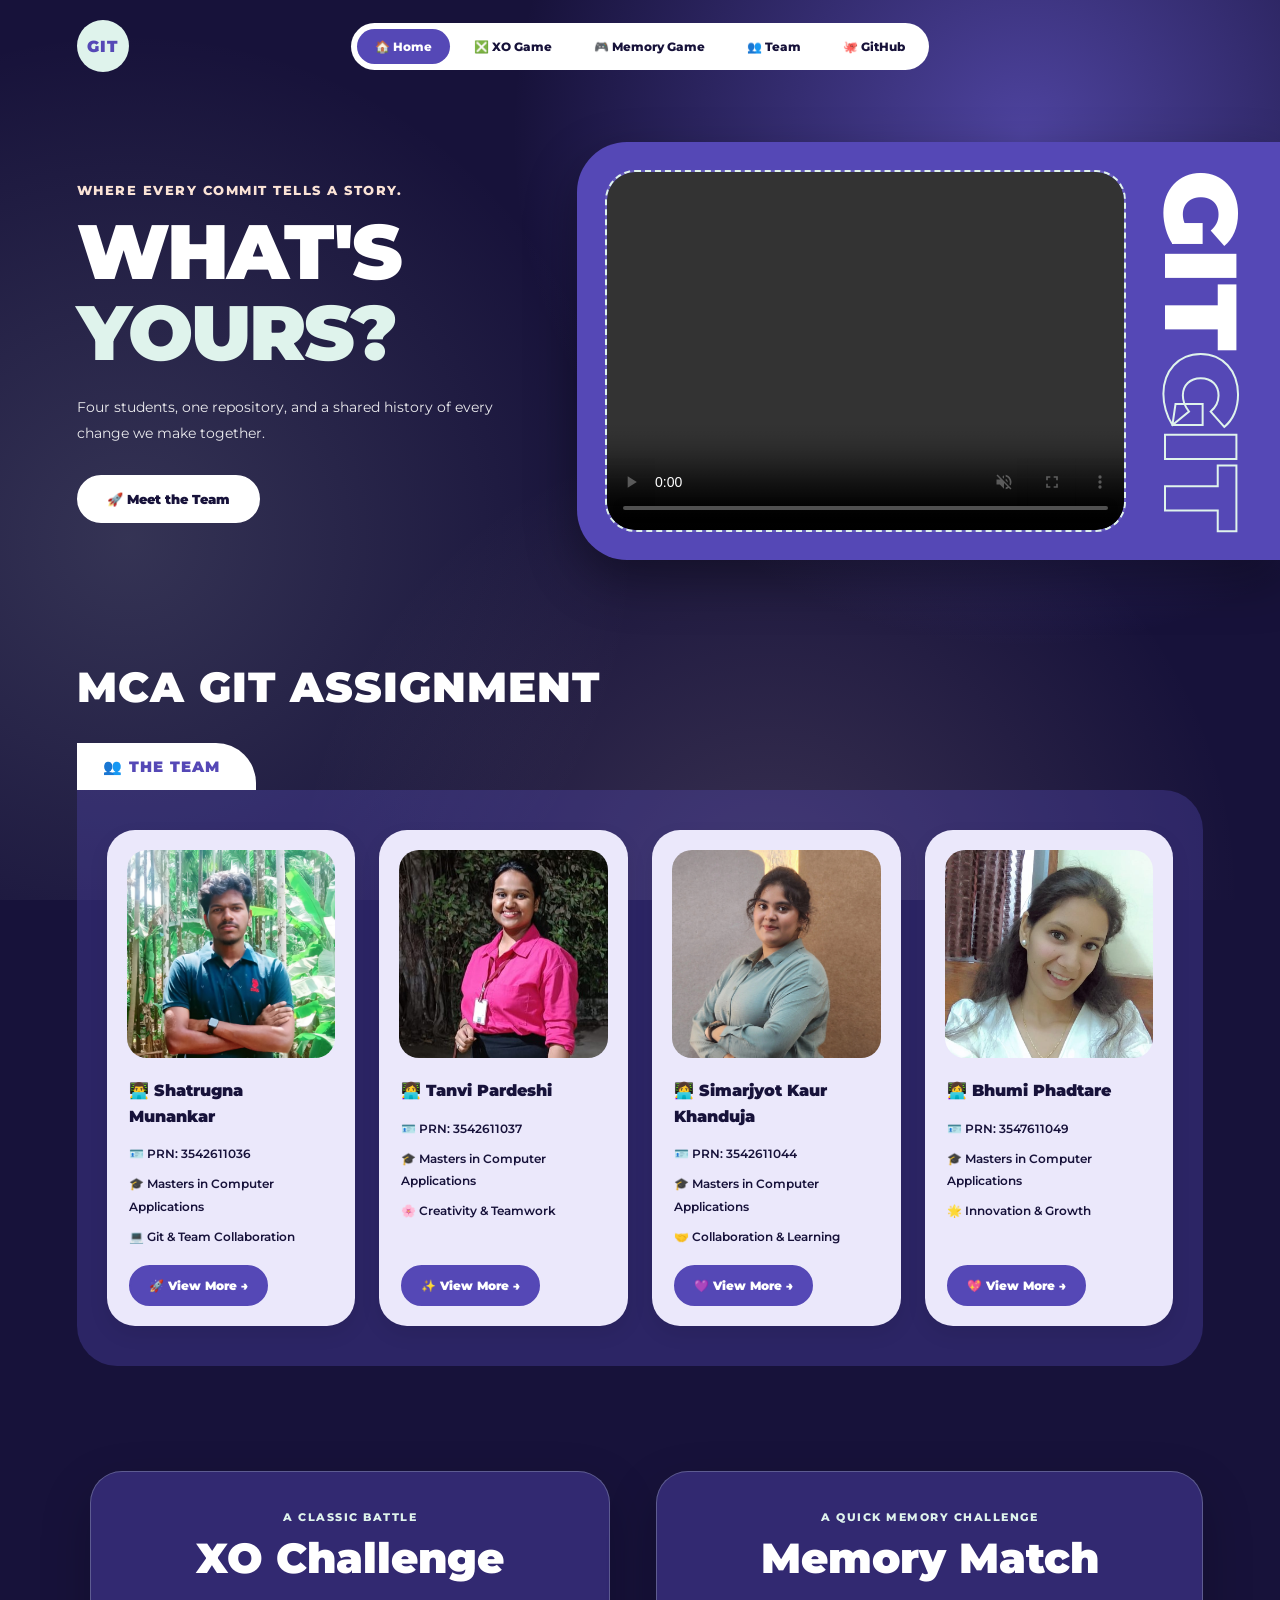
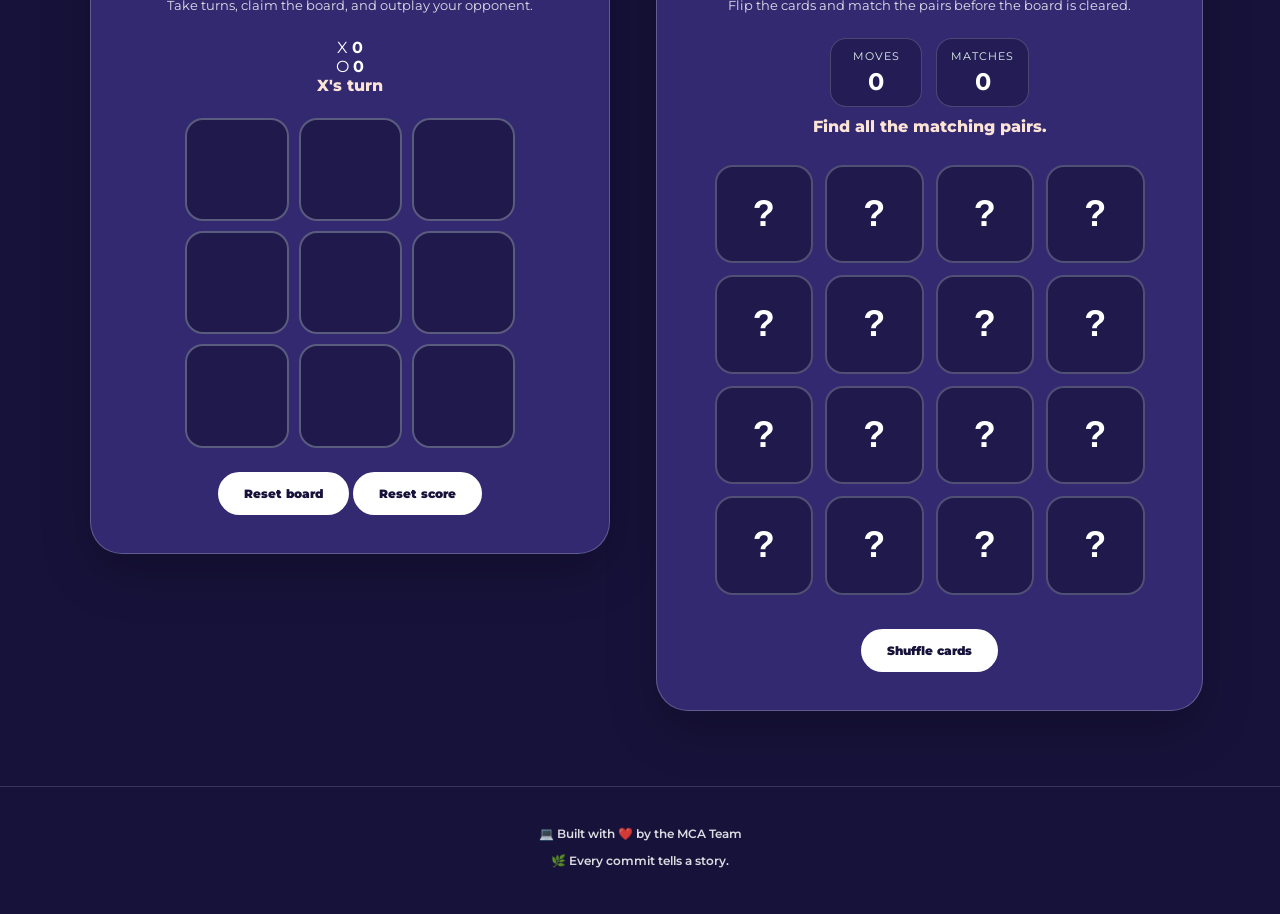
<file: index.html>
<!DOCTYPE html>
<html lang="en">
<head>
  <meta charset="UTF-8">
  <meta name="viewport" content="width=device-width, initial-scale=1">

  <title>Team Git Assignment</title>

  <!-- Google Font: Montserrat -->
  <link rel="preconnect" href="https://fonts.googleapis.com">
  <link rel="preconnect" href="https://fonts.gstatic.com" crossorigin>
  <link
    href="https://fonts.googleapis.com/css2?family=Montserrat:wght@500;600;800;900&display=swap"
    rel="stylesheet"
  >

  <!-- CSS -->
  <link rel="stylesheet" href="style.css">
</head>

<body>

  <!-- ========== NAVIGATION ========== -->
  <header class="nav">
    <span class="nav__logo">GIT</span>

    <nav class="nav__pill">
      <a href="#home" class="active">🏠 Home</a>
      <a href="#game">❎ XO Game</a>
      <a href="#memory-game">🎮 Memory Game</a>
      <a href="#team">👥 Team</a>
      <a href="https://github.com/" target="_blank" rel="noopener noreferrer">
        🐙 GitHub
      </a>
    </nav>
  </header>


  <!-- ========== HERO SECTION ========== -->
  <section class="hero" id="home">

    <div class="hero__text">

      <p class="hero__small">
        WHERE EVERY COMMIT TELLS A STORY.
      </p>

      <h1 class="hero__title">
        WHAT'S <span>YOURS?</span>
      </h1>

      <p class="hero__desc">
        Four students, one repository, and a shared history
        of every change we make together.
      </p>

      <a class="btn" href="#team">
        🚀 Meet the Team
      </a>
    </div>


    <!-- VIDEO AND GIT PANEL -->
    <div class="hero__panel">

      <div class="hero__media">

        <video controls muted loop playsinline>
          <source src="images/gitmerge.mp4" type="video/mp4">
          Your browser does not support HTML video.
        </video>

      </div>

      <div class="hero__word" aria-hidden="true">
        <span class="solid">GIT</span>
        <span class="outline">GIT</span>
      </div>

    </div>

  </section>


  <!-- ========== TEAM SECTION ========== -->
  <section class="team-section" id="team">

    <h2 class="assignment-title">
      MCA GIT ASSIGNMENT
    </h2>

    <h3 class="tab">
      👥 THE TEAM
    </h3>


    <!-- TEAM CARDS -->
    <div class="team">


      <!-- CARD 1: SHATRUGNA -->
      <article class="card">

        <img
          class="card__photo"
          src="images/shatru.jpeg"
          alt="Shatrugna Munankar"
          loading="lazy"
        >

        <div class="card__content">

          <h4 class="card__name">👨‍💻 Shatrugna Munankar</h4>

          <ul class="card__info">
            <li>🪪 PRN: 3542611036</li>
            <li>🎓 Masters in Computer Applications</li>
            <li>💻 Git & Team Collaboration</li>
          </ul>

          <a
            class="card__link"
            href="shatru-portfolio/shatru.html"
          >
            🚀 View More →
          </a>

        </div>

      </article>


      <!-- CARD 2: TANVI -->
      <article class="card">

        <img
          class="card__photo"
          src="images/Tanvi_img.jpeg"
          alt="Tanvi Pardeshi"
          loading="lazy"
        >

        <div class="card__content">

          <h4 class="card__name">👩‍💻 Tanvi Pardeshi</h4>

          <ul class="card__info">
            <li>🪪 PRN: 3542611037</li>
            <li>🎓 Masters in Computer Applications</li>
            <li>🌸 Creativity & Teamwork</li>
          </ul>

          <a
            class="card__link"
            href="tanvi_portfolio/tanviweb_pg.html"
          >
            ✨ View More →
          </a>

        </div>

      </article>


      <!-- CARD 3: SIMARJYOT -->
      <article class="card">

        <img
          class="card__photo"
          src="images/Simarrr-image.jpeg"
          alt="Simarjyot Kaur Khanduja"
          loading="lazy"
        >

        <div class="card__content">

          <h4 class="card__name">👩‍💻 Simarjyot Kaur Khanduja</h4>

          <ul class="card__info">
            <li>🪪 PRN: 3542611044</li>
            <li>🎓 Masters in Computer Applications</li>
            <li>🤝 Collaboration & Learning</li>
          </ul>

          <a
            class="card__link"
            href="simarrr_portfolio/simarrr.html"
          >
            💜 View More →
          </a>

        </div>

      </article>


      <!-- CARD 4: BHUMI -->
      <article class="card">

        <img
          class="card__photo"
          src="images/photo.jpeg"
          alt="Bhumi Phadtare"
          loading="lazy"
        >

        <div class="card__content">

          <h4 class="card__name">👩‍💻 Bhumi Phadtare</h4>

          <ul class="card__info">
            <li>🪪 PRN: 3547611049</li>
            <li>🎓 Masters in Computer Applications</li>
            <li>🌟 Innovation & Growth</li>
          </ul>

          <a
            class="card__link"
            href="Bhumipf/pf.html"
          >
            💖 View More →
          </a>

        </div>

      </article>


    </div>

  </section>


  <!-- ========== GAMES SECTION ========== -->
  <div class="games-showcase">
    <section class="game-section" id="game" aria-labelledby="xo-game-title">
      <div class="game-card">
        <p class="game__eyebrow">A CLASSIC BATTLE</p>
        <h2 class="game__title" id="xo-game-title">XO Challenge</h2>
        <p class="game__description">Take turns, claim the board, and outplay your opponent.</p>

        <div class="game__scoreboard" aria-live="polite">
          <div class="game__score game__score--x">
            <span>X</span>
            <strong id="score-x">0</strong>
          </div>
          <div class="game__score game__score--o">
            <span>O</span>
            <strong id="score-o">0</strong>
          </div>
        </div>

        <p class="game__status" id="game-status">X's turn</p>

        <div class="game__board" id="xo-board" role="grid" aria-label="XO board">
          <button class="game__cell" type="button" aria-label="Row 1, column 1"></button>
          <button class="game__cell" type="button" aria-label="Row 1, column 2"></button>
          <button class="game__cell" type="button" aria-label="Row 1, column 3"></button>
          <button class="game__cell" type="button" aria-label="Row 2, column 1"></button>
          <button class="game__cell" type="button" aria-label="Row 2, column 2"></button>
          <button class="game__cell" type="button" aria-label="Row 2, column 3"></button>
          <button class="game__cell" type="button" aria-label="Row 3, column 1"></button>
          <button class="game__cell" type="button" aria-label="Row 3, column 2"></button>
          <button class="game__cell" type="button" aria-label="Row 3, column 3"></button>
        </div>

        <div class="game__actions">
          <button class="game__reset" id="game-reset" type="button">Reset board</button>
          <button class="game__reset game__reset--secondary" id="score-reset" type="button">Reset score</button>
        </div>
      </div>
    </section>

    <section class="memory-game-section" id="memory-game" aria-labelledby="memory-game-title">
      <div class="game-card memory-card-panel">
        <p class="game__eyebrow">A QUICK MEMORY CHALLENGE</p>
        <h2 class="game__title" id="memory-game-title">Memory Match</h2>
        <p class="game__description">Flip the cards and match the pairs before the board is cleared.</p>

        <div class="memory__stats" aria-live="polite">
          <div class="memory__stat-box">
            <span class="memory__label">Moves</span>
            <strong id="memory-moves">0</strong>
          </div>
          <div class="memory__stat-box">
            <span class="memory__label">Matches</span>
            <strong id="memory-matches">0</strong>
          </div>
        </div>

        <p class="game__status memory__status" id="memory-status">Find all the matching pairs.</p>

        <div class="memory__board" role="group" aria-label="Memory match board">
          <button class="memory-card" type="button" aria-label="Hidden memory card 1"></button>
          <button class="memory-card" type="button" aria-label="Hidden memory card 2"></button>
          <button class="memory-card" type="button" aria-label="Hidden memory card 3"></button>
          <button class="memory-card" type="button" aria-label="Hidden memory card 4"></button>
          <button class="memory-card" type="button" aria-label="Hidden memory card 5"></button>
          <button class="memory-card" type="button" aria-label="Hidden memory card 6"></button>
          <button class="memory-card" type="button" aria-label="Hidden memory card 7"></button>
          <button class="memory-card" type="button" aria-label="Hidden memory card 8"></button>
          <button class="memory-card" type="button" aria-label="Hidden memory card 9"></button>
          <button class="memory-card" type="button" aria-label="Hidden memory card 10"></button>
          <button class="memory-card" type="button" aria-label="Hidden memory card 11"></button>
          <button class="memory-card" type="button" aria-label="Hidden memory card 12"></button>
          <button class="memory-card" type="button" aria-label="Hidden memory card 13"></button>
          <button class="memory-card" type="button" aria-label="Hidden memory card 14"></button>
          <button class="memory-card" type="button" aria-label="Hidden memory card 15"></button>
          <button class="memory-card" type="button" aria-label="Hidden memory card 16"></button>
        </div>

        <button class="game__reset memory__reset" id="memory-reset" type="button">Shuffle cards</button>
      </div>
    </section>
  </div>


  <!-- ========== FOOTER ========== -->
  <footer class="footer">
    <p>💻 Built with ❤️ by the MCA Team</p>
    <p>🌿 Every commit tells a story.</p>
  </footer>

  <script src="script.js"></script>

</body>
</html>
</file>
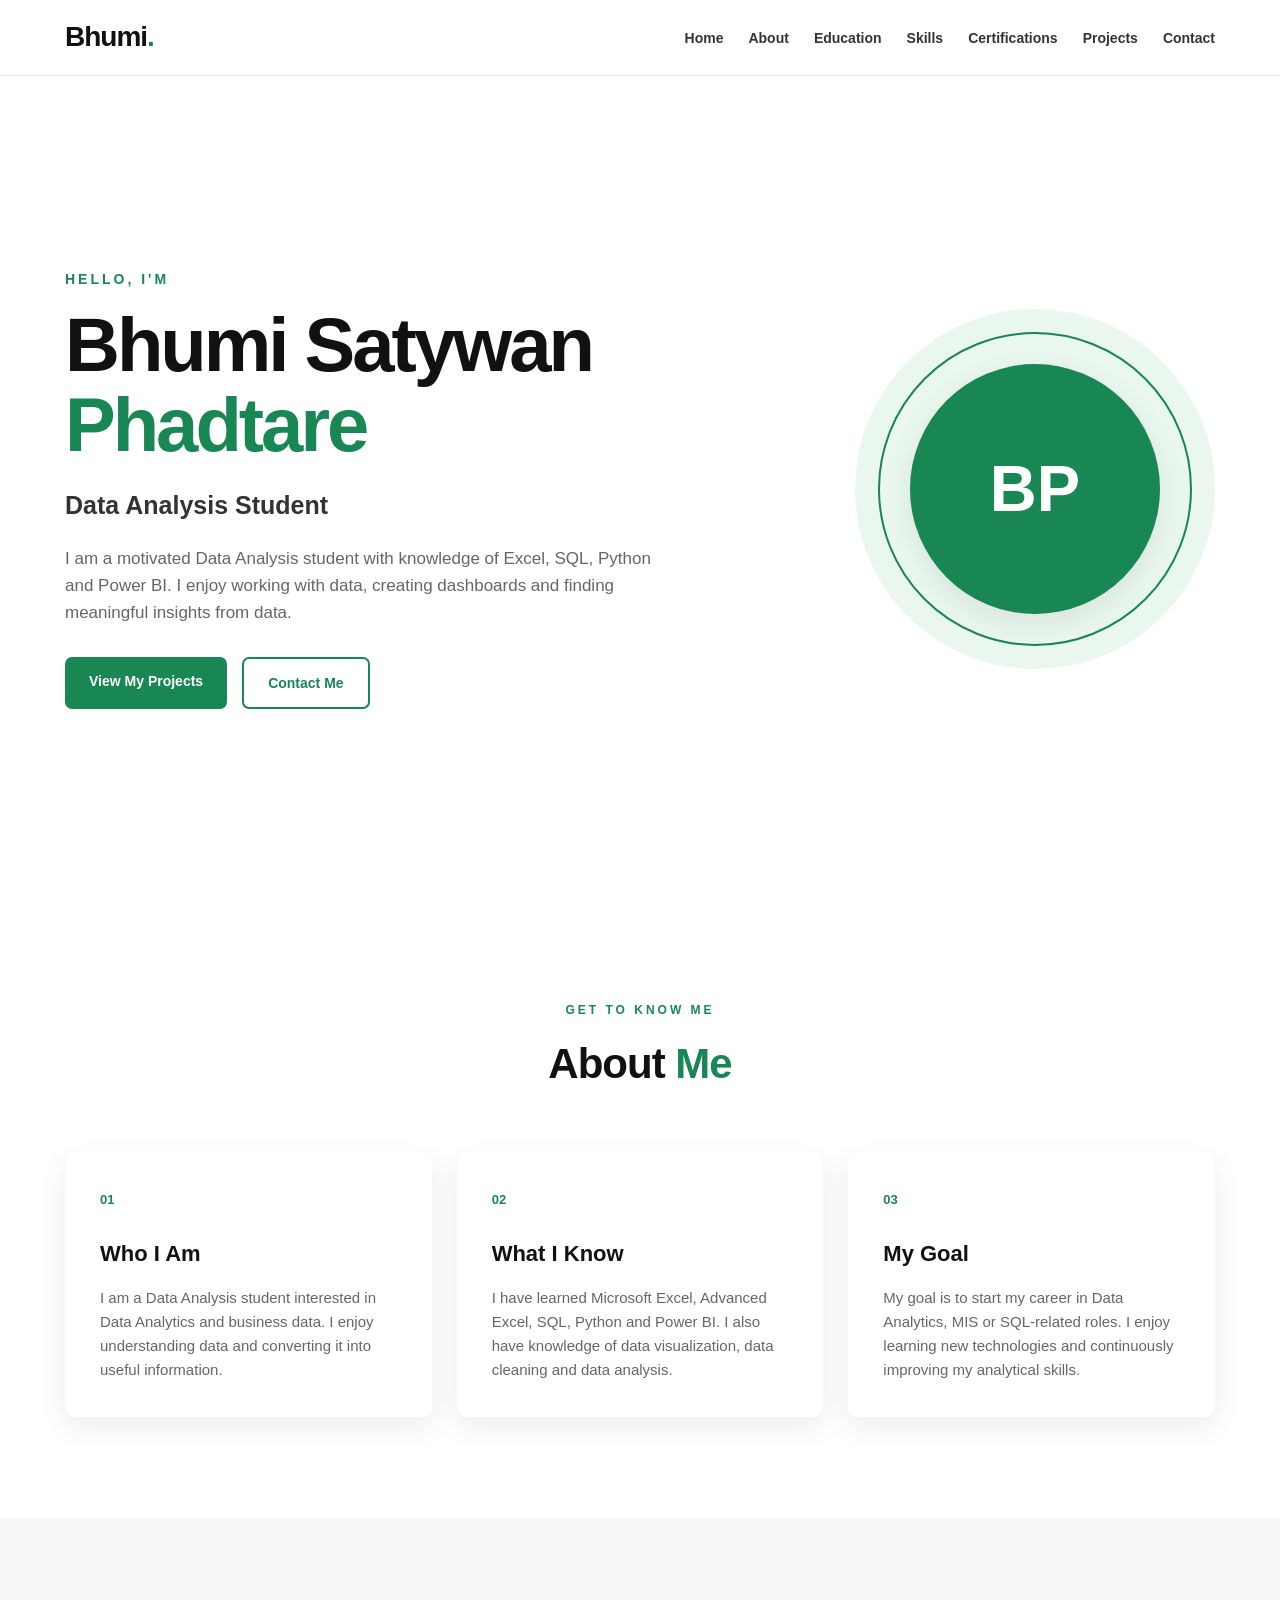
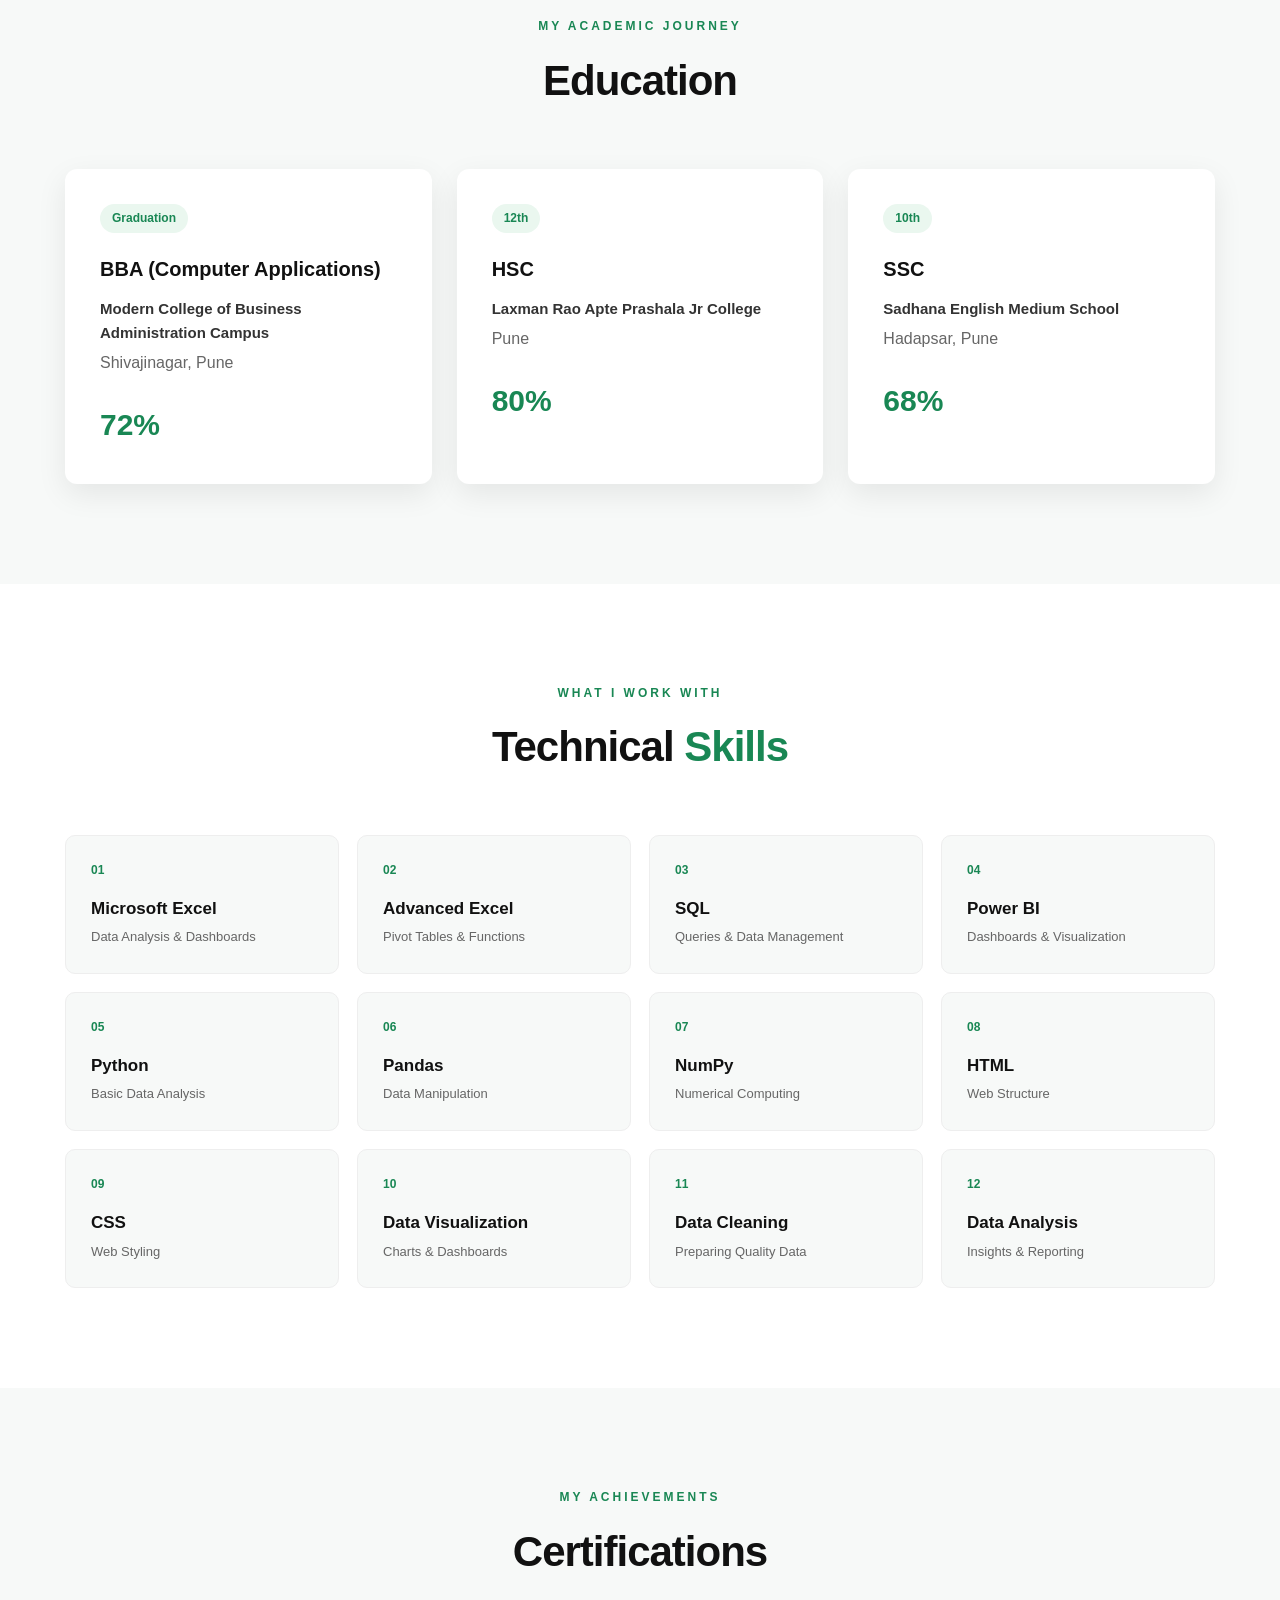
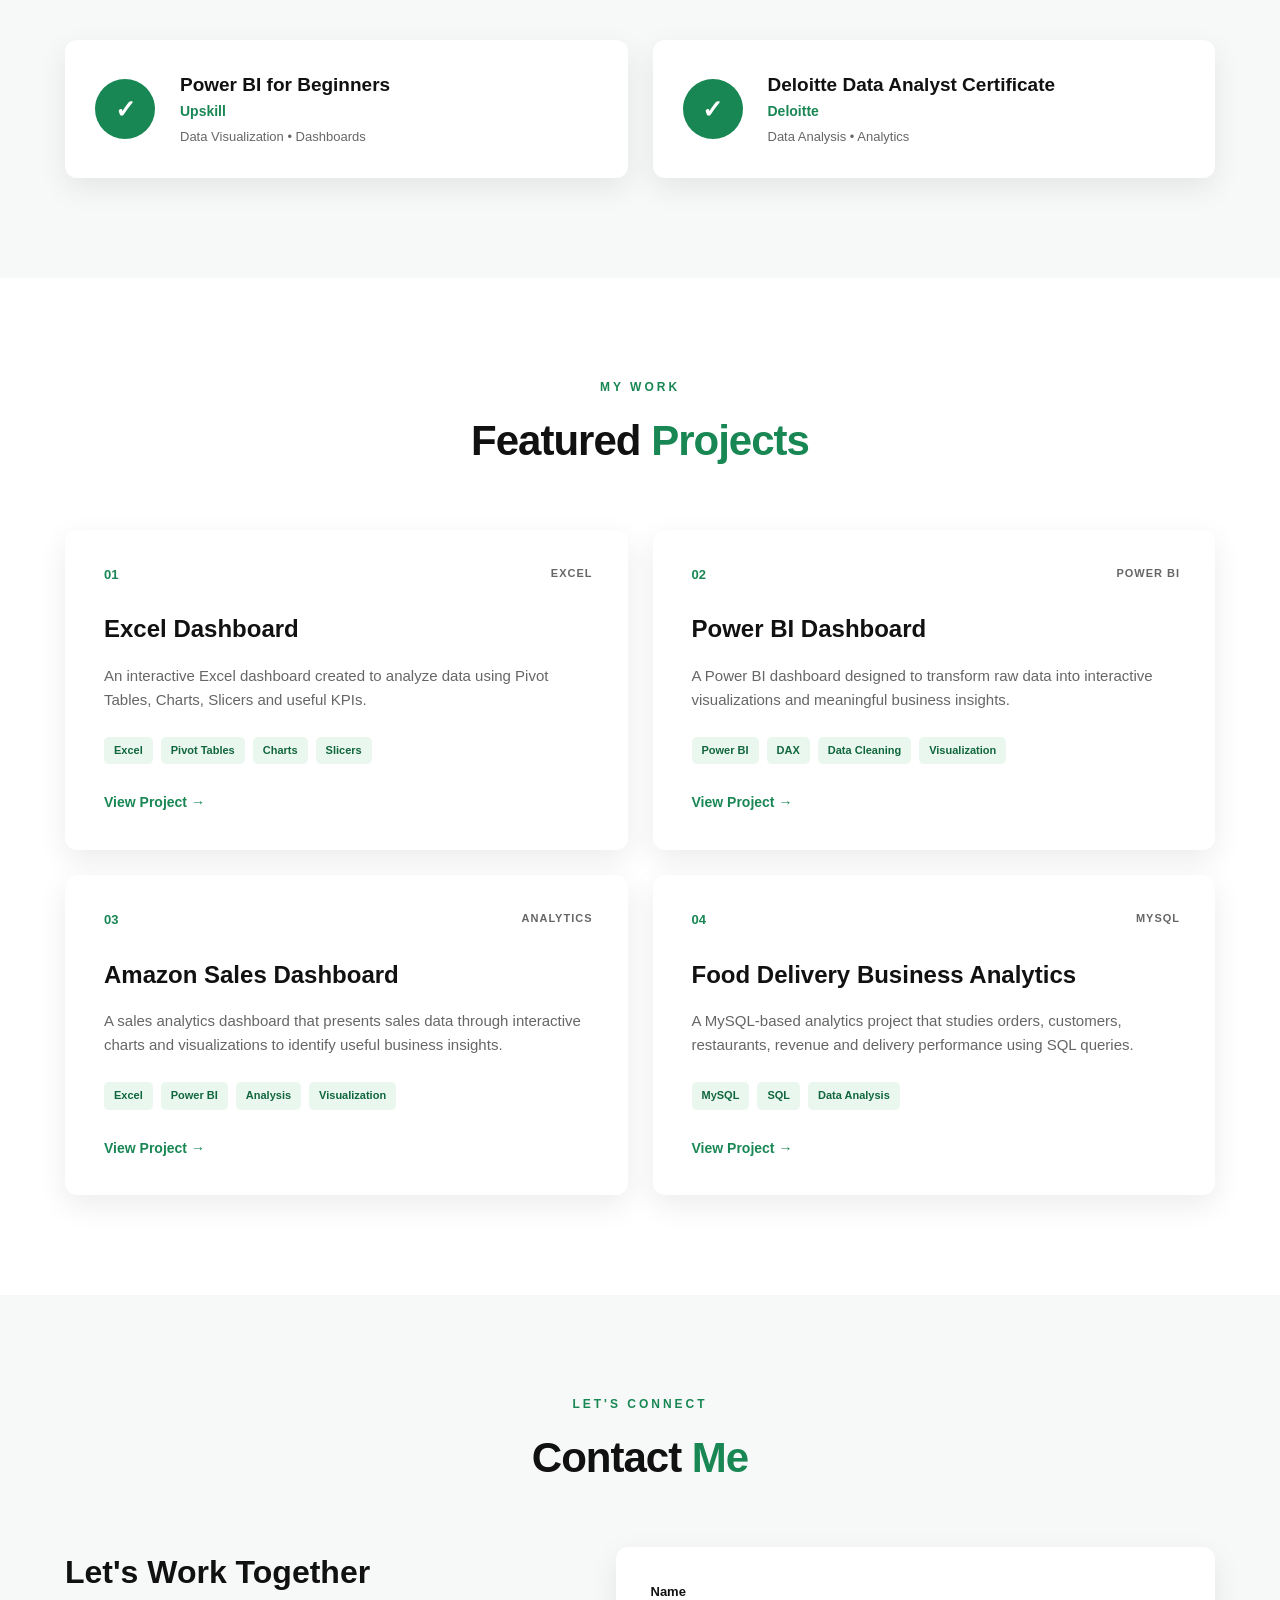
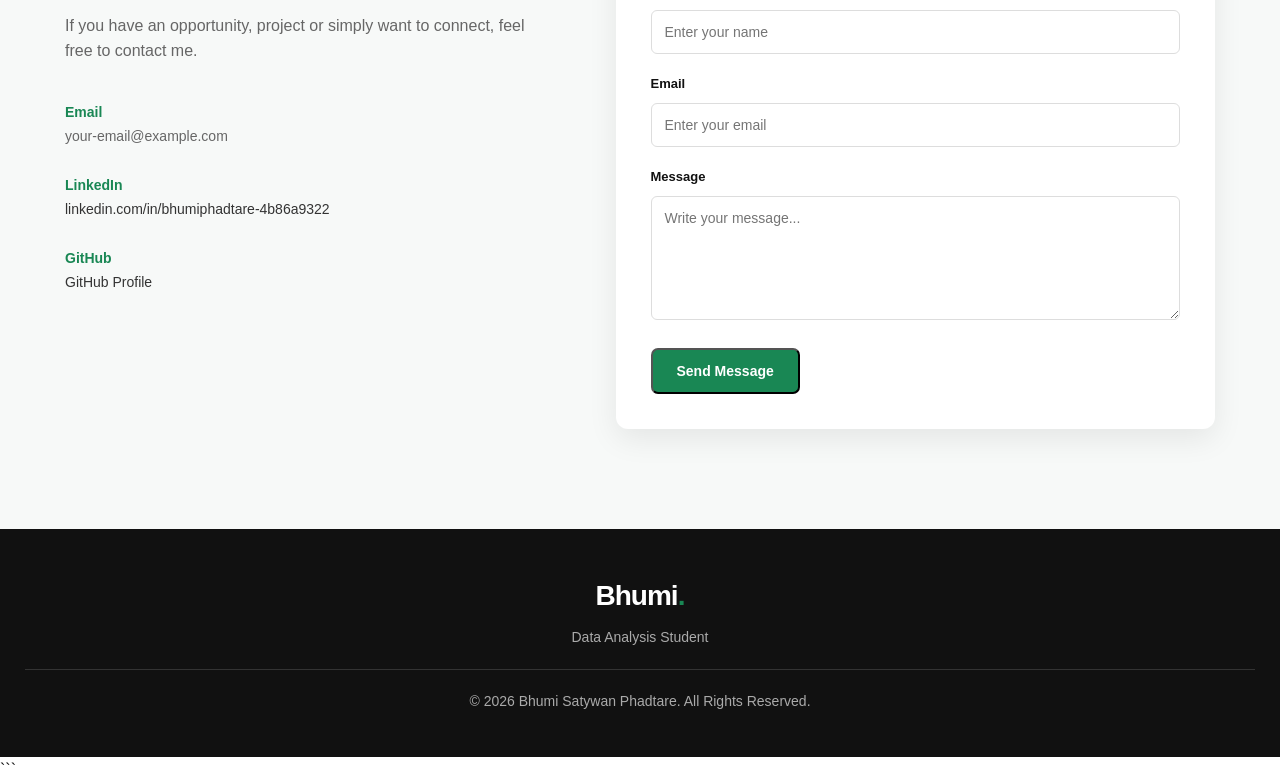
<file: Bhumipf/pf.html>
<!DOCTYPE html>
<html lang="en">
<head>
    <meta charset="UTF-8">
    <meta name="viewport" content="width=device-width, initial-scale=1.0">

    <title>Bhumi Satywan Phadtare | Data Analysis Student</title>

    <link rel="stylesheet" href="pf.css">
</head>

<body>

    <!-- ================= NAVIGATION ================= -->
    <header>
        <nav class="navbar">
            <div class="logo">Bhumi<span>.</span></div>

            <ul class="nav-links">
                <li><a href="#home">Home</a></li>
                <li><a href="#about">About</a></li>
                <li><a href="#education">Education</a></li>
                <li><a href="#skills">Skills</a></li>
                <li><a href="#certifications">Certifications</a></li>
                <li><a href="#projects">Projects</a></li>
                <li><a href="#contact">Contact</a></li>
            </ul>
        </nav>
    </header>


    <!-- ================= HOME ================= -->
    <section id="home" class="hero">

        <div class="hero-content">

            <p class="small-heading">HELLO, I'M</p>

            <h1>Bhumi Satywan<br><span>Phadtare</span></h1>

            <h2>Data Analysis Student</h2>

            <p class="hero-text">
                I am a motivated Data Analysis student with knowledge of
                Excel, SQL, Python and Power BI. I enjoy working with data,
                creating dashboards and finding meaningful insights from data.
            </p>

            <div class="hero-buttons">
                <a href="#projects" class="btn primary-btn">
                    View My Projects
                </a>

                <a href="#contact" class="btn secondary-btn">
                    Contact Me
                </a>
            </div>

        </div>


        <!-- Profile Image Placeholder -->
        <div class="profile-container">
            <div class="profile-circle">
                <div class="profile-placeholder">
                    <span>BP</span>
                </div>
            </div>
        </div>

    </section>


    <!-- ================= ABOUT ================= -->
    <section id="about" class="section">

        <div class="section-heading">
            <p>GET TO KNOW ME</p>
            <h2>About <span>Me</span></h2>
        </div>

        <div class="about-container">

            <div class="about-card">
                <div class="about-icon">01</div>

                <h3>Who I Am</h3>

                <p>
                    I am a Data Analysis student interested in Data Analytics
                    and business data. I enjoy understanding data and
                    converting it into useful information.
                </p>
            </div>


            <div class="about-card">
                <div class="about-icon">02</div>

                <h3>What I Know</h3>

                <p>
                    I have learned Microsoft Excel, Advanced Excel, SQL,
                    Python and Power BI. I also have knowledge of data
                    visualization, data cleaning and data analysis.
                </p>
            </div>


            <div class="about-card">
                <div class="about-icon">03</div>

                <h3>My Goal</h3>

                <p>
                    My goal is to start my career in Data Analytics, MIS or
                    SQL-related roles. I enjoy learning new technologies and
                    continuously improving my analytical skills.
                </p>
            </div>

        </div>

    </section>


    <!-- ================= EDUCATION ================= -->
    <section id="education" class="section light-section">

        <div class="section-heading">
            <p>MY ACADEMIC JOURNEY</p>
            <h2>Education</h2>
        </div>

        <div class="education-container">

            <div class="education-card">
                <div class="education-year">Graduation</div>

                <h3>BBA (Computer Applications)</h3>

                <h4>
                    Modern College of Business Administration Campus
                </h4>

                <p>Shivajinagar, Pune</p>

                <div class="percentage">72%</div>
            </div>


            <div class="education-card">
                <div class="education-year">12th</div>

                <h3>HSC</h3>

                <h4>
                    Laxman Rao Apte Prashala Jr College
                </h4>

                <p>Pune</p>

                <div class="percentage">80%</div>
            </div>


            <div class="education-card">
                <div class="education-year">10th</div>

                <h3>SSC</h3>

                <h4>
                    Sadhana English Medium School
                </h4>

                <p>Hadapsar, Pune</p>

                <div class="percentage">68%</div>
            </div>

        </div>

    </section>


    <!-- ================= SKILLS ================= -->
    <section id="skills" class="section">

        <div class="section-heading">
            <p>WHAT I WORK WITH</p>
            <h2>Technical <span>Skills</span></h2>
        </div>

        <div class="skills-container">

            <div class="skill-card">
                <div class="skill-number">01</div>
                <h3>Microsoft Excel</h3>
                <p>Data Analysis & Dashboards</p>
            </div>

            <div class="skill-card">
                <div class="skill-number">02</div>
                <h3>Advanced Excel</h3>
                <p>Pivot Tables & Functions</p>
            </div>

            <div class="skill-card">
                <div class="skill-number">03</div>
                <h3>SQL</h3>
                <p>Queries & Data Management</p>
            </div>

            <div class="skill-card">
                <div class="skill-number">04</div>
                <h3>Power BI</h3>
                <p>Dashboards & Visualization</p>
            </div>

            <div class="skill-card">
                <div class="skill-number">05</div>
                <h3>Python</h3>
                <p>Basic Data Analysis</p>
            </div>

            <div class="skill-card">
                <div class="skill-number">06</div>
                <h3>Pandas</h3>
                <p>Data Manipulation</p>
            </div>

            <div class="skill-card">
                <div class="skill-number">07</div>
                <h3>NumPy</h3>
                <p>Numerical Computing</p>
            </div>

            <div class="skill-card">
                <div class="skill-number">08</div>
                <h3>HTML</h3>
                <p>Web Structure</p>
            </div>

            <div class="skill-card">
                <div class="skill-number">09</div>
                <h3>CSS</h3>
                <p>Web Styling</p>
            </div>

            <div class="skill-card">
                <div class="skill-number">10</div>
                <h3>Data Visualization</h3>
                <p>Charts & Dashboards</p>
            </div>

            <div class="skill-card">
                <div class="skill-number">11</div>
                <h3>Data Cleaning</h3>
                <p>Preparing Quality Data</p>
            </div>

            <div class="skill-card">
                <div class="skill-number">12</div>
                <h3>Data Analysis</h3>
                <p>Insights & Reporting</p>
            </div>

        </div>

    </section>


    <!-- ================= CERTIFICATIONS ================= -->
    <section id="certifications" class="section light-section">

        <div class="section-heading">
            <p>MY ACHIEVEMENTS</p>
            <h2>Certifications</h2>
        </div>

        <div class="certification-container">

            <div class="certification-card">

                <div class="certificate-icon">
                    ✓
                </div>

                <div>
                    <h3>Power BI for Beginners</h3>
                    <p>Upskill</p>
                    <span>Data Visualization • Dashboards</span>
                </div>

            </div>


            <div class="certification-card">

                <div class="certificate-icon">
                    ✓
                </div>

                <div>
                    <h3>Deloitte Data Analyst Certificate</h3>
                    <p>Deloitte</p>
                    <span>Data Analysis • Analytics</span>
                </div>

            </div>

        </div>

    </section>


    <!-- ================= PROJECTS ================= -->
    <section id="projects" class="section">

        <div class="section-heading">
            <p>MY WORK</p>
            <h2>Featured <span>Projects</span></h2>
        </div>


        <div class="projects-container">

            <!-- Project 1 -->
            <div class="project-card">

                <div class="project-top">
                    <span class="project-number">01</span>
                    <span class="project-type">EXCEL</span>
                </div>

                <h3>Excel Dashboard</h3>

                <p>
                    An interactive Excel dashboard created to analyze data
                    using Pivot Tables, Charts, Slicers and useful KPIs.
                </p>

                <div class="technology">
                    <span>Excel</span>
                    <span>Pivot Tables</span>
                    <span>Charts</span>
                    <span>Slicers</span>
                </div>

                <a href="#" class="project-link">
                    View Project →
                </a>

            </div>


            <!-- Project 2 -->
            <div class="project-card">

                <div class="project-top">
                    <span class="project-number">02</span>
                    <span class="project-type">POWER BI</span>
                </div>

                <h3>Power BI Dashboard</h3>

                <p>
                    A Power BI dashboard designed to transform raw data into
                    interactive visualizations and meaningful business
                    insights.
                </p>

                <div class="technology">
                    <span>Power BI</span>
                    <span>DAX</span>
                    <span>Data Cleaning</span>
                    <span>Visualization</span>
                </div>

                <a href="#" class="project-link">
                    View Project →
                </a>

            </div>


            <!-- Project 3 -->
            <div class="project-card">

                <div class="project-top">
                    <span class="project-number">03</span>
                    <span class="project-type">ANALYTICS</span>
                </div>

                <h3>Amazon Sales Dashboard</h3>

                <p>
                    A sales analytics dashboard that presents sales data
                    through interactive charts and visualizations to identify
                    useful business insights.
                </p>

                <div class="technology">
                    <span>Excel</span>
                    <span>Power BI</span>
                    <span>Analysis</span>
                    <span>Visualization</span>
                </div>

                <a href="#" class="project-link">
                    View Project →
                </a>

            </div>


            <!-- Project 4 -->
            <div class="project-card">

                <div class="project-top">
                    <span class="project-number">04</span>
                    <span class="project-type">MYSQL</span>
                </div>

                <h3>Food Delivery Business Analytics</h3>

                <p>
                    A MySQL-based analytics project that studies orders,
                    customers, restaurants, revenue and delivery performance
                    using SQL queries.
                </p>

                <div class="technology">
                    <span>MySQL</span>
                    <span>SQL</span>
                    <span>Data Analysis</span>
                </div>

                <a href="#" class="project-link">
                    View Project →
                </a>

            </div>

        </div>

    </section>


    <!-- ================= CONTACT ================= -->
    <section id="contact" class="section light-section">

        <div class="section-heading">
            <p>LET'S CONNECT</p>
            <h2>Contact <span>Me</span></h2>
        </div>


        <div class="contact-container">

            <!-- Contact Information -->
            <div class="contact-info">

                <h3>Let's Work Together</h3>

                <p>
                    If you have an opportunity, project or simply want to
                    connect, feel free to contact me.
                </p>


                <div class="contact-item">
                    <strong>Email</strong>
                    <p>your-email@example.com</p>
                </div>


                <div class="contact-item">
                    <strong>LinkedIn</strong>
                    <p>
                        <a
                            href="https://linkedin.com/in/bhumiphadtare-4b86a9322"
                            target="_blank">
                            linkedin.com/in/bhumiphadtare-4b86a9322
                        </a>
                    </p>
                </div>


                <div class="contact-item">
                    <strong>GitHub</strong>
                    <p>
                        <a href="#" target="_blank">
                            GitHub Profile
                        </a>
                    </p>
                </div>

            </div>


            <!-- Contact Form -->
            <form class="contact-form">

                <div class="form-group">
                    <label for="name">Name</label>

                    <input
                        type="text"
                        id="name"
                        placeholder="Enter your name"
                        required>
                </div>


                <div class="form-group">
                    <label for="email">Email</label>

                    <input
                        type="email"
                        id="email"
                        placeholder="Enter your email"
                        required>
                </div>


                <div class="form-group">
                    <label for="message">Message</label>

                    <textarea
                        id="message"
                        rows="6"
                        placeholder="Write your message..."
                        required></textarea>
                </div>


                <button type="submit" class="btn primary-btn">
                    Send Message
                </button>

            </form>

        </div>

    </section>


    <!-- ================= FOOTER ================= -->
    <footer>

        <div class="footer-content">

            <div class="logo">
                Bhumi<span>.</span>
            </div>

            <p>
                Data Analysis Student
            </p>

            <p class="copyright">
                © 2026 Bhumi Satywan Phadtare. All Rights Reserved.
            </p>

        </div>

    </footer>

</body>
</html>
```
</file>
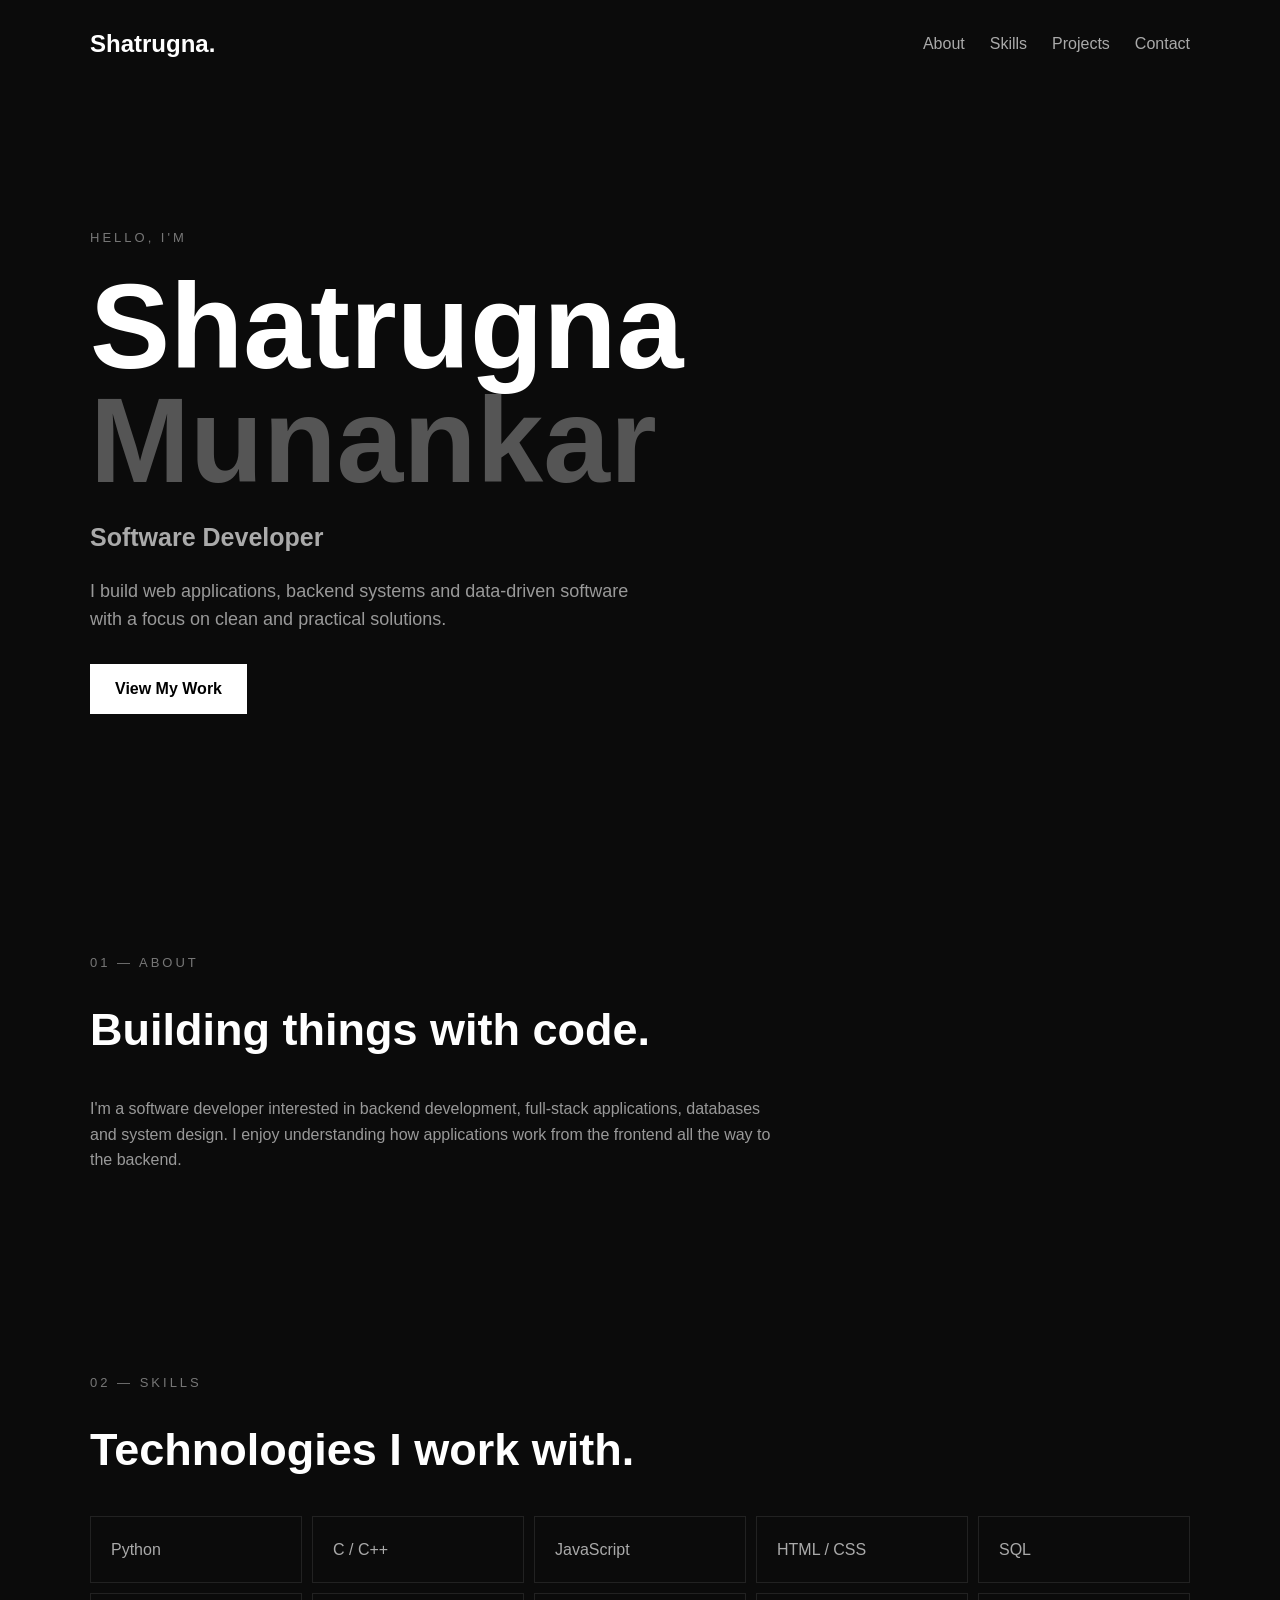
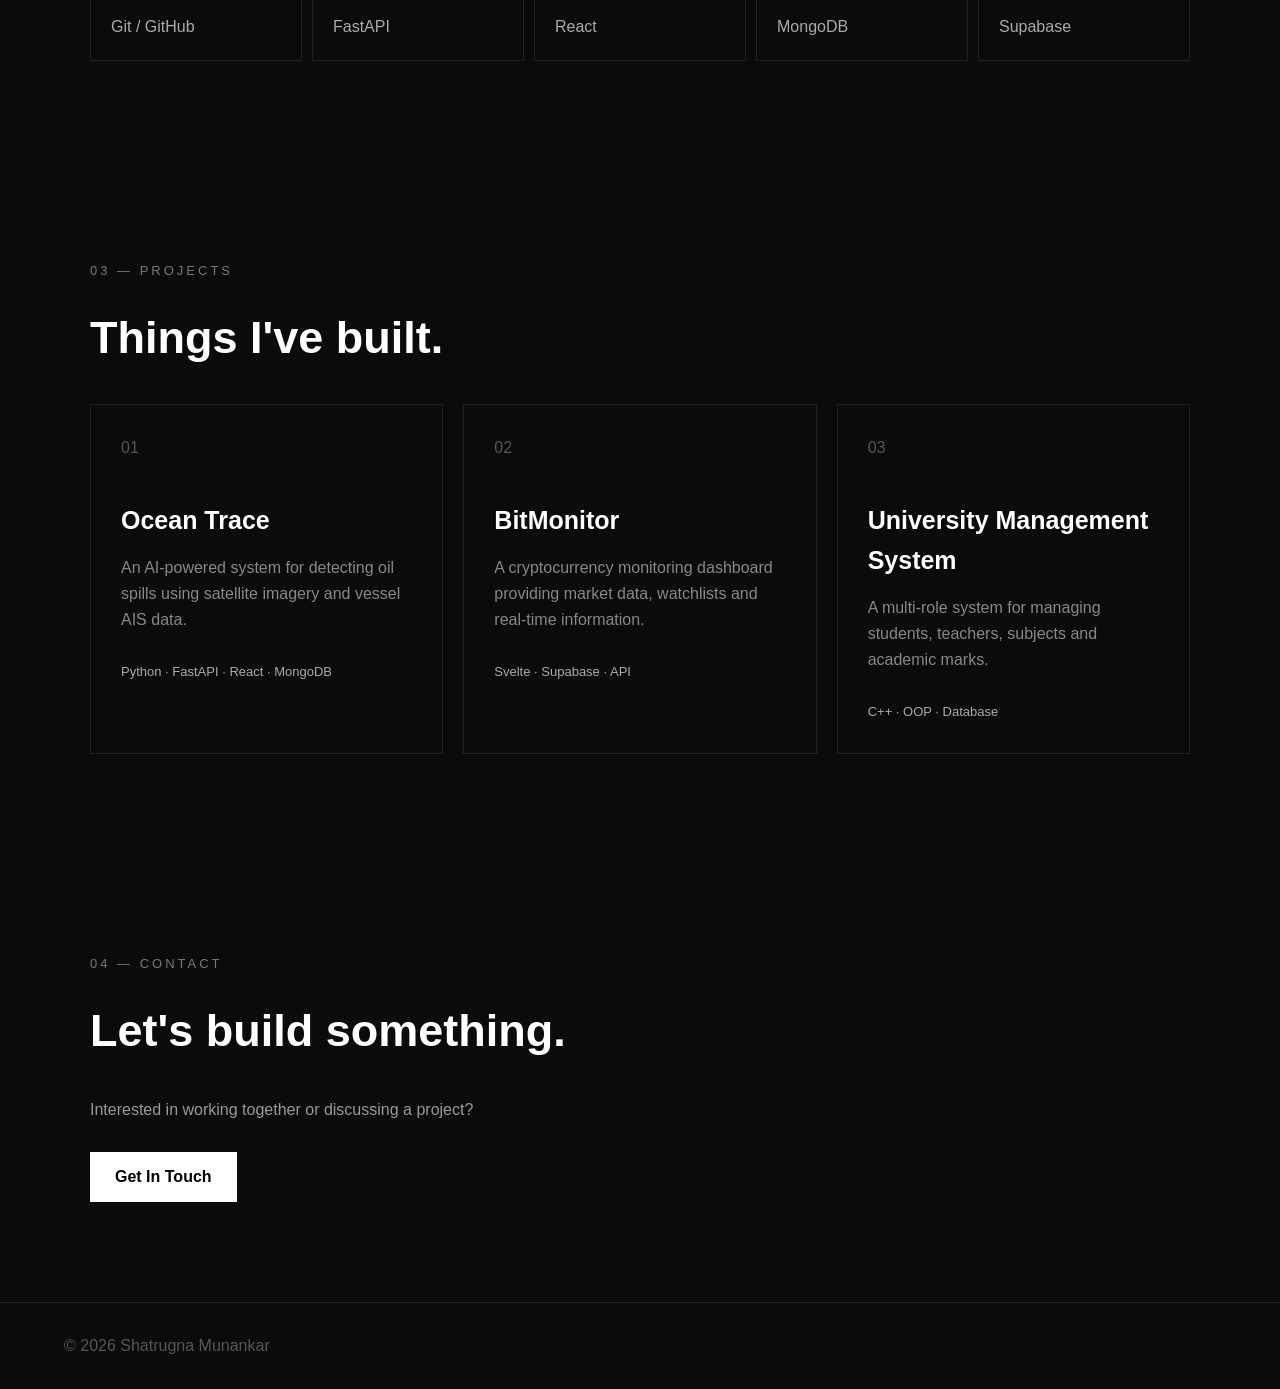
<file: shatru-portfolio/shatru.html>
<!DOCTYPE html>
<html lang="en">
<head>
    <meta charset="UTF-8">
    <meta name="viewport" content="width=device-width, initial-scale=1.0">

    <title>Shatrugna | Software Developer</title>

    <link rel="stylesheet" href="shatru.css">
</head>

<body>

    <!-- Navigation -->
    <nav>
        <h2>Shatrugna.</h2>

        <div class="nav-links">
            <a href="#about">About</a>
            <a href="#skills">Skills</a>
            <a href="#projects">Projects</a>
            <a href="#contact">Contact</a>
        </div>
    </nav>


    <!-- Hero Section -->
    <section class="hero">

        <div>
            <p class="small-text">HELLO, I'M</p>

            <h1>Shatrugna<br>
                <span>Munankar</span>
            </h1>

            <h3>Software Developer</h3>

            <p class="intro">
                I build web applications, backend systems and
                data-driven software with a focus on clean and
                practical solutions.
            </p>

            <a href="#projects" class="button">View My Work</a>
        </div>

    </section>


    <!-- About -->
    <section id="about">

        <p class="section-label">01 — ABOUT</p>

        <h2>Building things with code.</h2>

        <p>
            I'm a software developer interested in backend development,
            full-stack applications, databases and system design.
            I enjoy understanding how applications work from the
            frontend all the way to the backend.
        </p>

    </section>


    <!-- Skills -->
    <section id="skills">

        <p class="section-label">02 — SKILLS</p>

        <h2>Technologies I work with.</h2>

        <div class="skills">

            <div>Python</div>
            <div>C / C++</div>
            <div>JavaScript</div>
            <div>HTML / CSS</div>
            <div>SQL</div>
            <div>Git / GitHub</div>
            <div>FastAPI</div>
            <div>React</div>
            <div>MongoDB</div>
            <div>Supabase</div>

        </div>

    </section>


    <!-- Projects -->
    <section id="projects">

        <p class="section-label">03 — PROJECTS</p>

        <h2>Things I've built.</h2>

        <div class="projects">

            <div class="project-card">
                <span>01</span>

                <h3>Ocean Trace</h3>

                <p>
                    An AI-powered system for detecting oil spills
                    using satellite imagery and vessel AIS data.
                </p>

                <p class="tech">
                    Python · FastAPI · React · MongoDB
                </p>
            </div>


            <div class="project-card">
                <span>02</span>

                <h3>BitMonitor</h3>

                <p>
                    A cryptocurrency monitoring dashboard providing
                    market data, watchlists and real-time information.
                </p>

                <p class="tech">
                    Svelte · Supabase · API
                </p>
            </div>


            <div class="project-card">
                <span>03</span>

                <h3>University Management System</h3>

                <p>
                    A multi-role system for managing students,
                    teachers, subjects and academic marks.
                </p>

                <p class="tech">
                    C++ · OOP · Database
                </p>
            </div>

        </div>

    </section>


    <!-- Contact -->
    <section id="contact">

        <p class="section-label">04 — CONTACT</p>

        <h2>Let's build something.</h2>

        <p>
            Interested in working together or discussing a project?
        </p>

        <a href="mailto:your-email@example.com" class="button">
            Get In Touch
        </a>

    </section>


    <!-- Footer -->
    <footer>
        <p>© 2026 Shatrugna Munankar</p>
    </footer>

</body>
</html>
</file>
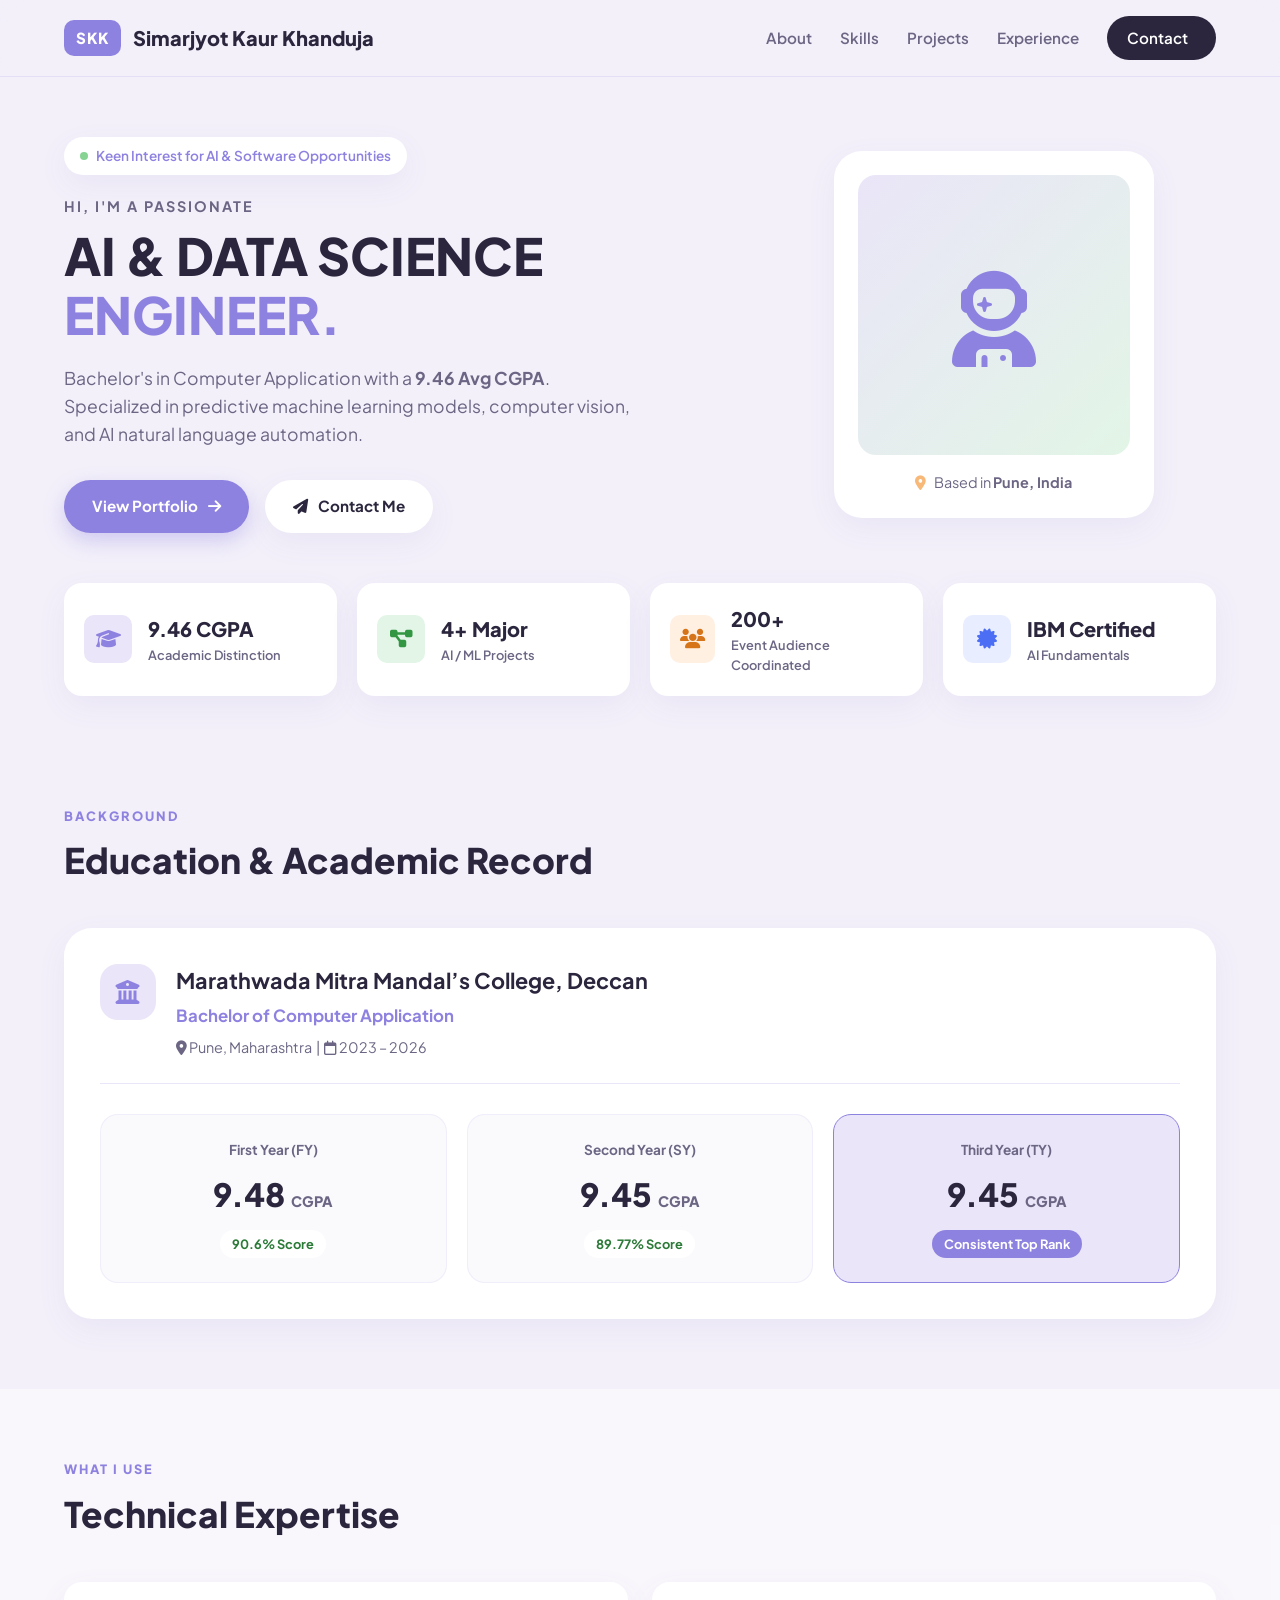
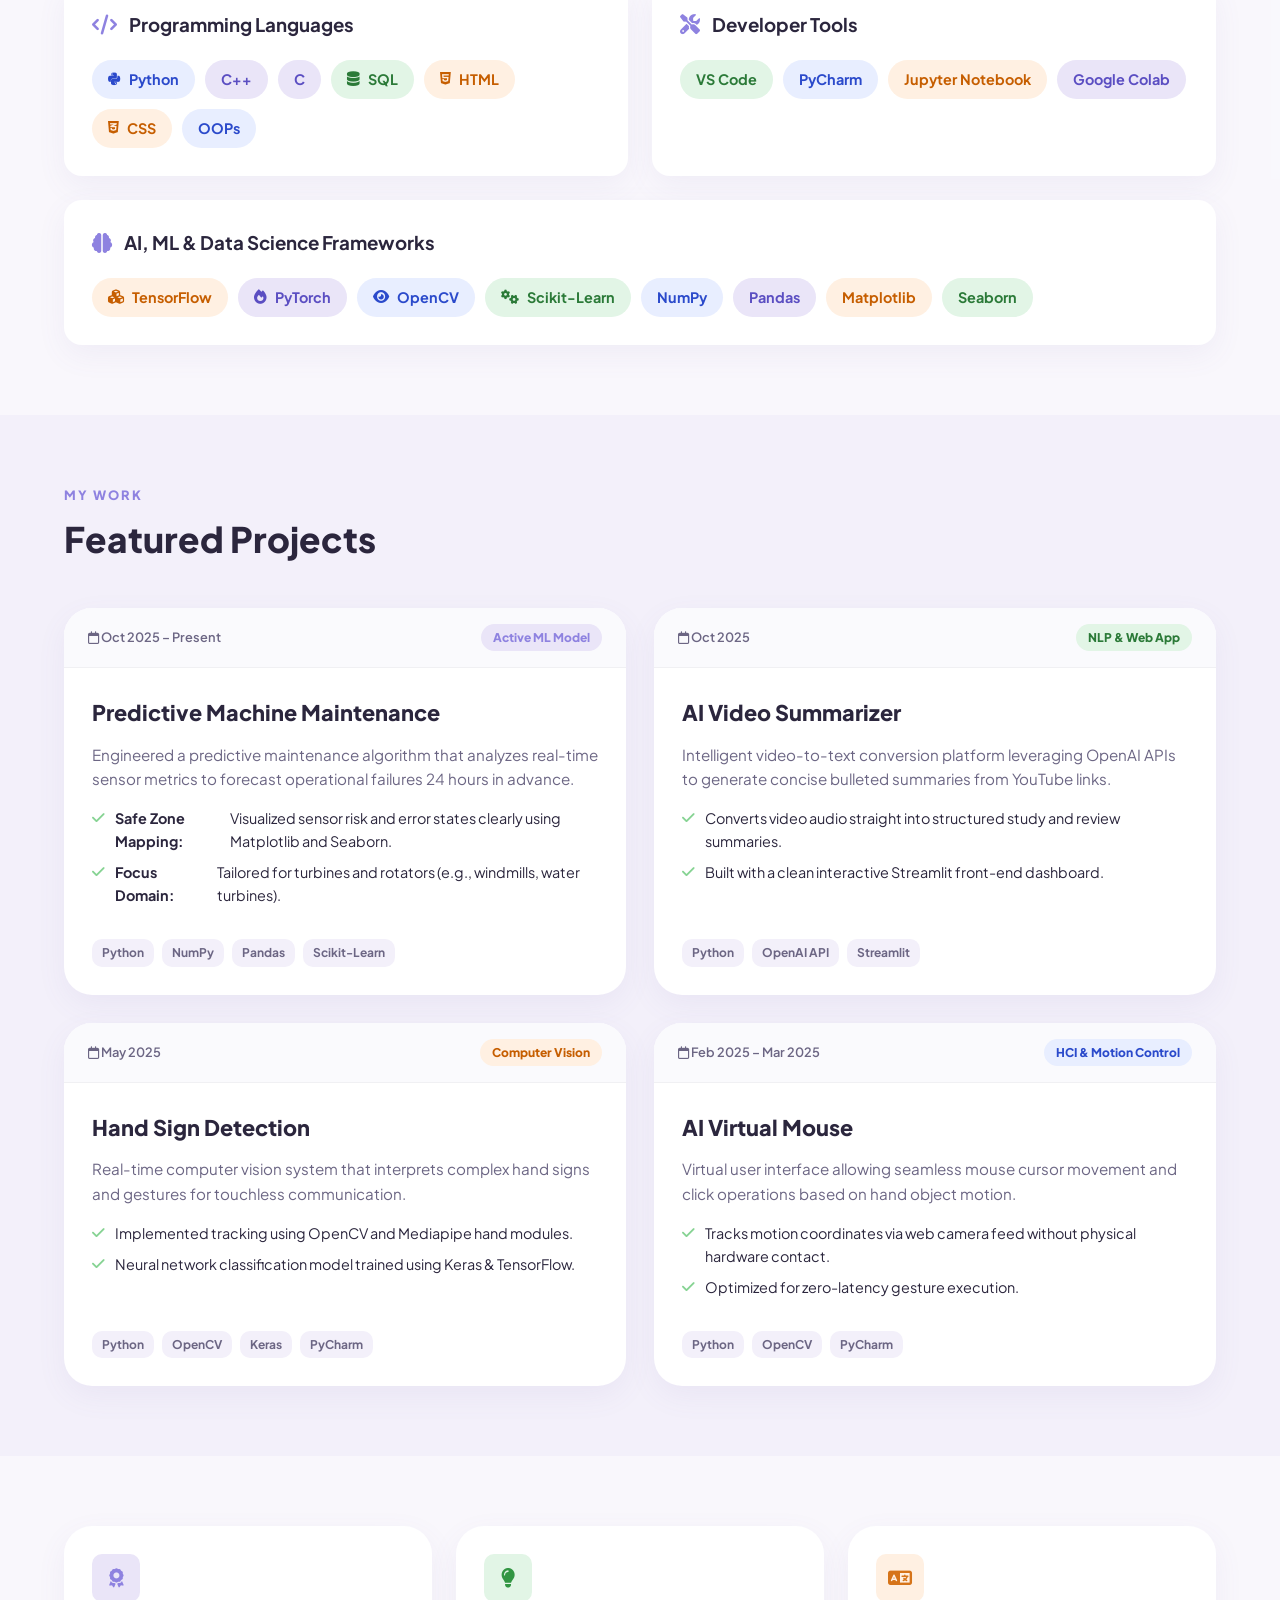
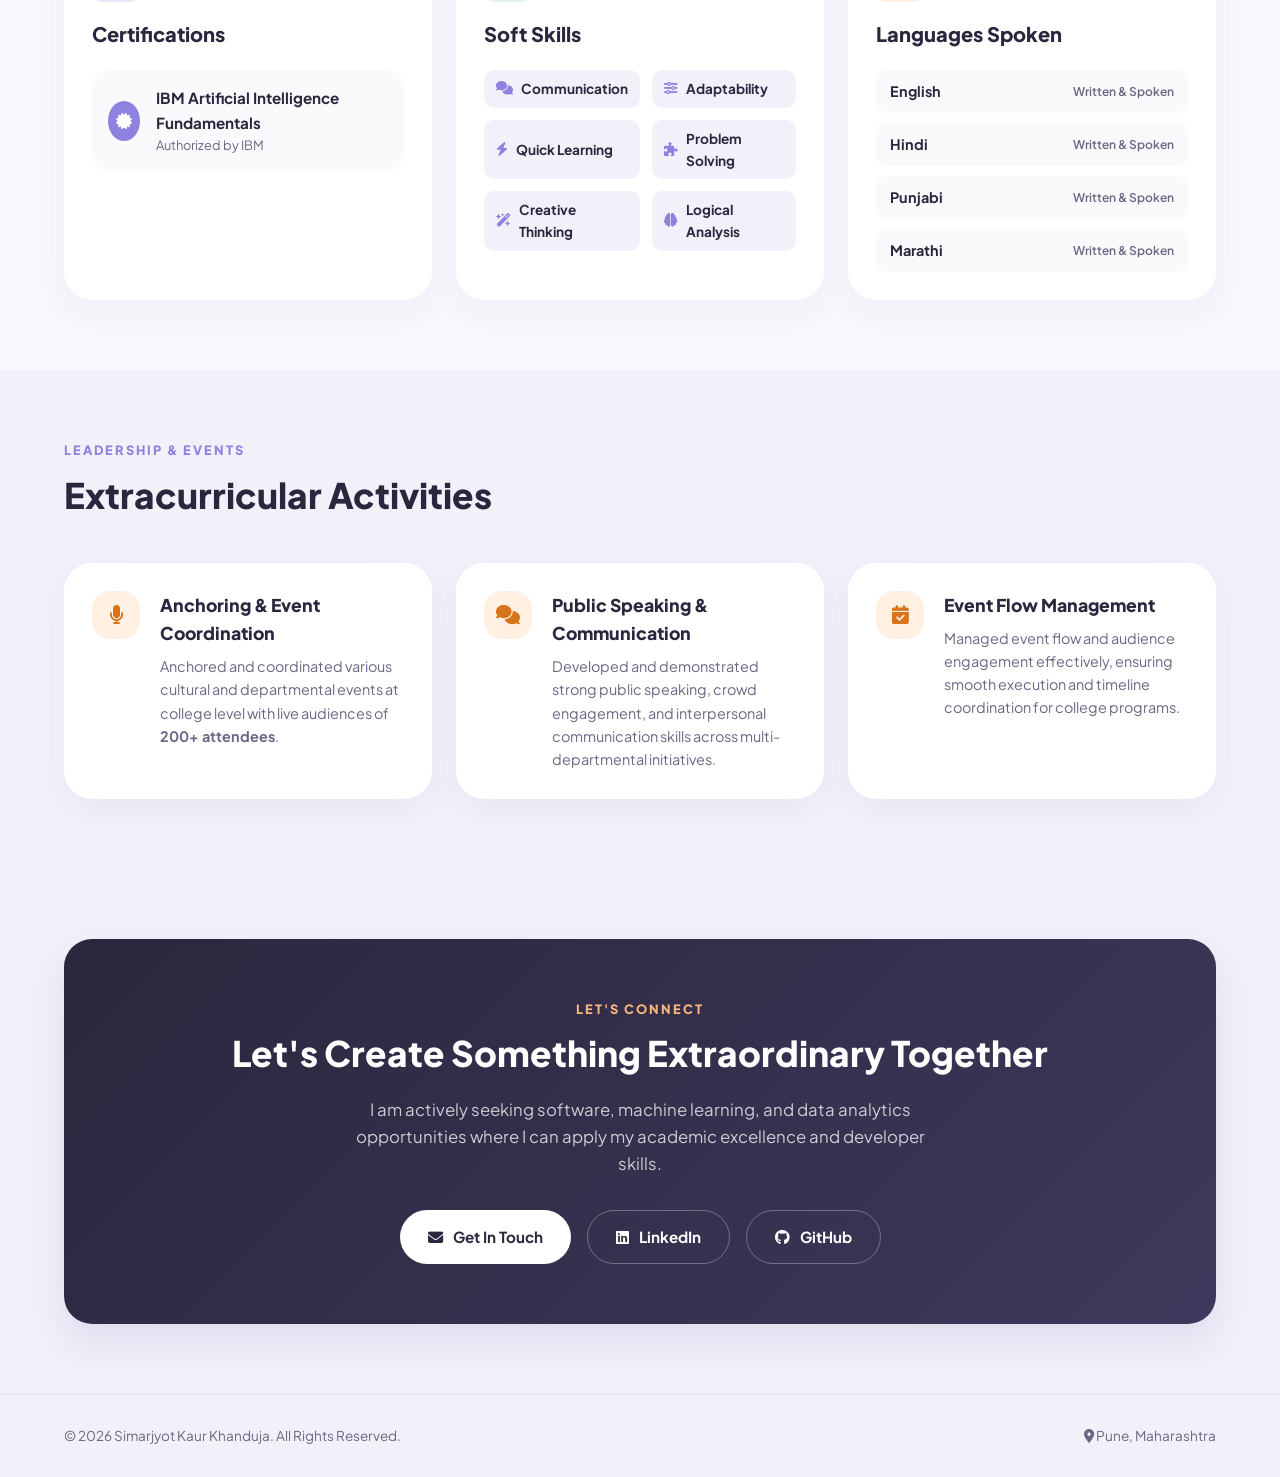
<file: simarrr_portfolio/simarrr.html>
<!DOCTYPE html>
<html lang="en">
<head>
    <meta charset="UTF-8">
    <meta name="viewport" content="width=device-width, initial-scale=1.0">
    <title>Simarjyot Kaur Khanduja | Portfolio</title>
    <!-- Google Fonts -->
    <link rel="preconnect" href="https://fonts.googleapis.com">
    <link rel="preconnect" href="https://fonts.gstatic.com" crossorigin>
    <link href="https://fonts.googleapis.com/css2?family=Plus+Jakarta+Sans:wght@300;400;500;600;700;800&family=Playfair+Display:ital,wght@0,600;1,400&display=swap" rel="stylesheet">
    <!-- FontAwesome Icons -->
    <link rel="stylesheet" href="https://cdnjs.cloudflare.com/ajax/libs/font-awesome/6.4.0/css/all.min.css">
    <!-- External CSS stylesheet -->
    <link rel="stylesheet" href="simarrr.css">
</head>
<body>

    <!-- Header / Navigation -->
    <header class="header">
        <div class="nav-container">
            <a href="#home" class="logo">
                <span class="logo-mark">SKK</span>
                <span class="logo-text">Simarjyot Kaur Khanduja</span>
            </a>
            <nav class="nav-links">
                <a href="#about">About</a>
                <a href="#skills">Skills</a>
                <a href="#projects">Projects</a>
                <a href="#extracurricular">Experience</a>
                <a href="#contact" class="nav-btn">Contact <i class="fa-solid =>-arrow-right"></i></a>
            </nav>
        </div>
    </header>

    <main>
        <!-- Hero Section -->
        <section id="home" class="hero-section">
            <div class="container hero-grid">
                <div class="hero-content">
                    <div class="badge-pill">
                        <span class="dot"></span> Keen Interest for AI & Software Opportunities
                    </div>
                    <p class="greeting">HI, I'M A PASSIONATE</p>
                    <h1 class="hero-title">
                        AI & DATA SCIENCE <br>
                        <span class="highlight-text">ENGINEER.</span>
                    </h1>
                    <p class="hero-subtitle">
                        Bachelor's in Computer Application with a <strong>9.46 Avg CGPA</strong>. Specialized in predictive machine learning models, computer vision, and AI natural language automation.
                    </p>
                    <div class="hero-actions">
                        <a href="#projects" class="btn btn-primary">View Portfolio <i class="fa-solid fa-arrow-right"></i></a>
                        <a href="#contact" class="btn btn-secondary"><i class="fa-solid fa-paper-plane"></i> Contact Me</a>
                    </div>
                </div>

                <div class="hero-visual">
                    <div class="avatar-card">
                        <div class="avatar-frame">
                            <div class="avatar-illustration">
                                <i class="fa-solid fa-user-astronaut"></i>
                            </div>
                        </div>
                        <div class="location-badge">
                            <i class="fa-solid fa-location-dot"></i>
                            <span>Based in <strong>Pune, India</strong></span>
                        </div>
                    </div>
                </div>
            </div>

            <!-- Stats Bar -->
            <div class="container">
                <div class="stats-bar">
                    <div class="stat-card">
                        <div class="stat-icon icon-purple"><i class="fa-solid fa-graduation-cap"></i></div>
                        <div class="stat-info">
                            <h3>9.46 CGPA</h3>
                            <p>Academic Distinction</p>
                        </div>
                    </div>
                    <div class="stat-card">
                        <div class="stat-icon icon-green"><i class="fa-solid fa-diagram-project"></i></div>
                        <div class="stat-info">
                            <h3>4+ Major</h3>
                            <p>AI / ML Projects</p>
                        </div>
                    </div>
                    <div class="stat-card">
                        <div class="stat-icon icon-peach"><i class="fa-solid fa-users"></i></div>
                        <div class="stat-info">
                            <h3>200+</h3>
                            <p>Event Audience Coordinated</p>
                        </div>
                    </div>
                    <div class="stat-card">
                        <div class="stat-icon icon-blue"><i class="fa-solid fa-certificate"></i></div>
                        <div class="stat-info">
                            <h3>IBM Certified</h3>
                            <p>AI Fundamentals</p>
                        </div>
                    </div>
                </div>
            </div>
        </section>

        <!-- About & Education Section -->
        <section id="about" class="section">
            <div class="container">
                <div class="section-header">
                    <span class="section-tagline">BACKGROUND</span>
                    <h2 class="section-title">Education & Academic Record</h2>
                </div>

                <div class="about-card">
                    <div class="edu-header">
                        <div class="edu-icon"><i class="fa-solid fa-university"></i></div>
                        <div>
                            <h3>Marathwada Mitra Mandal’s College, Deccan</h3>
                            <p class="edu-degree">Bachelor of Computer Application</p>
                            <p class="edu-location"><i class="fa-solid fa-location-dot"></i> Pune, Maharashtra &nbsp;|&nbsp; <i class="fa-regular fa-calendar"></i> 2023 – 2026</p>
                        </div>
                    </div>

                    <div class="cgpa-timeline">
                        <div class="cgpa-card">
                            <span class="year-label">First Year (FY)</span>
                            <div class="score">9.48 <small>CGPA</small></div>
                            <div class="percentage-badge">90.6% Score</div>
                        </div>
                        <div class="cgpa-card">
                            <span class="year-label">Second Year (SY)</span>
                            <div class="score">9.45 <small>CGPA</small></div>
                            <div class="percentage-badge">89.77% Score</div>
                        </div>
                        <div class="cgpa-card featured">
                            <span class="year-label">Third Year (TY)</span>
                            <div class="score">9.45 <small>CGPA</small></div>
                            <div class="percentage-badge highlight">Consistent Top Rank</div>
                        </div>
                    </div>
                </div>
            </div>
        </section>

        <!-- Technical Skills Section -->
        <section id="skills" class="section bg-light">
            <div class="container">
                <div class="section-header">
                    <span class="section-tagline">WHAT I USE</span>
                    <h2 class="section-title">Technical Expertise</h2>
                </div>

                <div class="skills-grid">
                    <!-- Languages -->
                    <div class="skill-box">
                        <div class="skill-header">
                            <i class="fa-solid fa-code"></i>
                            <h3>Programming Languages</h3>
                        </div>
                        <div class="tags-container">
                            <span class="tech-tag tag-blue"><i class="fa-brands fa-python"></i> Python</span>
                            <span class="tech-tag tag-purple">C++</span>
                            <span class="tech-tag tag-purple">C</span>
                            <span class="tech-tag tag-green"><i class="fa-solid fa-database"></i> SQL</span>
                            <span class="tech-tag tag-peach"><i class="fa-brands fa-html5"></i> HTML</span>
                            <span class="tech-tag tag-peach"><i class="fa-brands fa-css3-alt"></i> CSS</span>
                            <span class="tech-tag tag-blue">OOPs</span>
                        </div>
                    </div>

                    <!-- Developer Tools -->
                    <div class="skill-box">
                        <div class="skill-header">
                            <i class="fa-solid fa-screwdriver-wrench"></i>
                            <h3>Developer Tools</h3>
                        </div>
                        <div class="tags-container">
                            <span class="tech-tag tag-green">VS Code</span>
                            <span class="tech-tag tag-blue">PyCharm</span>
                            <span class="tech-tag tag-peach">Jupyter Notebook</span>
                            <span class="tech-tag tag-purple">Google Colab</span>
                        </div>
                    </div>

                    <!-- AI / Tech Stack -->
                    <div class="skill-box full-width">
                        <div class="skill-header">
                            <i class="fa-solid fa-brain"></i>
                            <h3>AI, ML & Data Science Frameworks</h3>
                        </div>
                        <div class="tags-container">
                            <span class="tech-tag tag-peach"><i class="fa-solid fa-cubes"></i> TensorFlow</span>
                            <span class="tech-tag tag-purple"><i class="fa-solid fa-fire"></i> PyTorch</span>
                            <span class="tech-tag tag-blue"><i class="fa-solid fa-eye"></i> OpenCV</span>
                            <span class="tech-tag tag-green"><i class="fa-solid fa-gears"></i> Scikit-Learn</span>
                            <span class="tech-tag tag-blue">NumPy</span>
                            <span class="tech-tag tag-purple">Pandas</span>
                            <span class="tech-tag tag-peach">Matplotlib</span>
                            <span class="tech-tag tag-green">Seaborn</span>
                        </div>
                    </div>
                </div>
            </div>
        </section>

        <!-- Projects Section -->
        <section id="projects" class="section">
            <div class="container">
                <div class="section-header">
                    <span class="section-tagline">MY WORK</span>
                    <h2 class="section-title">Featured Projects</h2>
                </div>

                <div class="projects-grid">
                    <!-- Project 1 -->
                    <div class="project-card card-featured">
                        <div class="project-banner">
                            <span class="project-date"><i class="fa-regular fa-calendar"></i> Oct 2025 – Present</span>
                            <span class="project-badge">Active ML Model</span>
                        </div>
                        <div class="project-body">
                            <h3 class="project-title">Predictive Machine Maintenance</h3>
                            <p class="project-desc">
                                Engineered a predictive maintenance algorithm that analyzes real-time sensor metrics to forecast operational failures 24 hours in advance.
                            </p>
                            <ul class="project-bullets">
                                <li><i class="fa-solid fa-check"></i> <strong>Safe Zone Mapping:</strong> Visualized sensor risk and error states clearly using Matplotlib and Seaborn.</li>
                                <li><i class="fa-solid fa-check"></i> <strong>Focus Domain:</strong> Tailored for turbines and rotators (e.g., windmills, water turbines).</li>
                            </ul>
                            <div class="project-tech">
                                <span class="mini-tag">Python</span>
                                <span class="mini-tag">NumPy</span>
                                <span class="mini-tag">Pandas</span>
                                <span class="mini-tag">Scikit-Learn</span>
                            </div>
                        </div>
                    </div>

                    <!-- Project 2 -->
                    <div class="project-card">
                        <div class="project-banner">
                            <span class="project-date"><i class="fa-regular fa-calendar"></i> Oct 2025</span>
                            <span class="project-badge green">NLP & Web App</span>
                        </div>
                        <div class="project-body">
                            <h3 class="project-title">AI Video Summarizer</h3>
                            <p class="project-desc">
                                Intelligent video-to-text conversion platform leveraging OpenAI APIs to generate concise bulleted summaries from YouTube links.
                            </p>
                            <ul class="project-bullets">
                                <li><i class="fa-solid fa-check"></i> Converts video audio straight into structured study and review summaries.</li>
                                <li><i class="fa-solid fa-check"></i> Built with a clean interactive Streamlit front-end dashboard.</li>
                            </ul>
                            <div class="project-tech">
                                <span class="mini-tag">Python</span>
                                <span class="mini-tag">OpenAI API</span>
                                <span class="mini-tag">Streamlit</span>
                            </div>
                        </div>
                    </div>

                    <!-- Project 3 -->
                    <div class="project-card">
                        <div class="project-banner">
                            <span class="project-date"><i class="fa-regular fa-calendar"></i> May 2025</span>
                            <span class="project-badge peach">Computer Vision</span>
                        </div>
                        <div class="project-body">
                            <h3 class="project-title">Hand Sign Detection</h3>
                            <p class="project-desc">
                                Real-time computer vision system that interprets complex hand signs and gestures for touchless communication.
                            </p>
                            <ul class="project-bullets">
                                <li><i class="fa-solid fa-check"></i> Implemented tracking using OpenCV and Mediapipe hand modules.</li>
                                <li><i class="fa-solid fa-check"></i> Neural network classification model trained using Keras & TensorFlow.</li>
                            </ul>
                            <div class="project-tech">
                                <span class="mini-tag">Python</span>
                                <span class="mini-tag">OpenCV</span>
                                <span class="mini-tag">Keras</span>
                                <span class="mini-tag">PyCharm</span>
                            </div>
                        </div>
                    </div>

                    <!-- Project 4 -->
                    <div class="project-card">
                        <div class="project-banner">
                            <span class="project-date"><i class="fa-regular fa-calendar"></i> Feb 2025 – Mar 2025</span>
                            <span class="project-badge blue">HCI & Motion Control</span>
                        </div>
                        <div class="project-body">
                            <h3 class="project-title">AI Virtual Mouse</h3>
                            <p class="project-desc">
                                Virtual user interface allowing seamless mouse cursor movement and click operations based on hand object motion.
                            </p>
                            <ul class="project-bullets">
                                <li><i class="fa-solid fa-check"></i> Tracks motion coordinates via web camera feed without physical hardware contact.</li>
                                <li><i class="fa-solid fa-check"></i> Optimized for zero-latency gesture execution.</li>
                            </ul>
                            <div class="project-tech">
                                <span class="mini-tag">Python</span>
                                <span class="mini-tag">OpenCV</span>
                                <span class="mini-tag">PyCharm</span>
                            </div>
                        </div>
                    </div>
                </div>
            </div>
        </section>

        <!-- Certifications, Soft Skills & Languages -->
        <section class="section bg-light">
            <div class="container grid-3-col">
                <!-- Certifications -->
                <div class="info-card">
                    <div class="card-icon icon-purple"><i class="fa-solid fa-award"></i></div>
                    <h3>Certifications</h3>
                    <div class="cert-item">
                        <div class="cert-logo"><i class="fa-solid fa-certificate"></i></div>
                        <div>
                            <h4>IBM Artificial Intelligence Fundamentals</h4>
                            <p>Authorized by IBM</p>
                        </div>
                    </div>
                </div>

                <!-- Soft Skills -->
                <div class="info-card">
                    <div class="card-icon icon-green"><i class="fa-solid fa-lightbulb"></i></div>
                    <h3>Soft Skills</h3>
                    <ul class="soft-skills-list">
                        <li><i class="fa-solid fa-comments"></i> Communication</li>
                        <li><i class="fa-solid fa-sliders"></i> Adaptability</li>
                        <li><i class="fa-solid fa-bolt"></i> Quick Learning</li>
                        <li><i class="fa-solid fa-puzzle-piece"></i> Problem Solving</li>
                        <li><i class="fa-solid fa-wand-magic-sparkles"></i> Creative Thinking</li>
                        <li><i class="fa-solid fa-brain"></i> Logical Analysis</li>
                    </ul>
                </div>

                <!-- Languages -->
                <div class="info-card">
                    <div class="card-icon icon-peach"><i class="fa-solid fa-language"></i></div>
                    <h3>Languages Spoken</h3>
                    <div class="language-tags">
                        <div class="lang-item">
                            <strong>English</strong>
                            <span>Written & Spoken</span>
                        </div>
                        <div class="lang-item">
                            <strong>Hindi</strong>
                            <span>Written & Spoken</span>
                        </div>
                        <div class="lang-item">
                            <strong>Punjabi</strong>
                            <span>Written & Spoken</span>
                        </div>
                        <div class="lang-item">
                            <strong>Marathi</strong>
                            <span>Written & Spoken</span>
                        </div>
                    </div>
                </div>
            </div>
        </section>

        <!-- Extracurricular Section -->
        <section id="extracurricular" class="section">
            <div class="container">
                <div class="section-header">
                    <span class="section-tagline">LEADERSHIP & EVENTS</span>
                    <h2 class="section-title">Extracurricular Activities</h2>
                </div>

                <div class="extra-grid">
                    <div class="extra-card">
                        <div class="extra-icon"><i class="fa-solid fa-microphone"></i></div>
                        <div class="extra-content">
                            <h3>Anchoring & Event Coordination</h3>
                            <p>Anchored and coordinated various cultural and departmental events at college level with live audiences of <strong>200+ attendees</strong>.</p>
                        </div>
                    </div>

                    <div class="extra-card">
                        <div class="extra-icon"><i class="fa-solid fa-comments"></i></div>
                        <div class="extra-content">
                            <h3>Public Speaking & Communication</h3>
                            <p>Developed and demonstrated strong public speaking, crowd engagement, and interpersonal communication skills across multi-departmental initiatives.</p>
                        </div>
                    </div>

                    <div class="extra-card">
                        <div class="extra-icon"><i class="fa-solid fa-calendar-check"></i></div>
                        <div class="extra-content">
                            <h3>Event Flow Management</h3>
                            <p>Managed event flow and audience engagement effectively, ensuring smooth execution and timeline coordination for college programs.</p>
                        </div>
                    </div>
                </div>
            </div>
        </section>

        <!-- Contact Banner Section -->
        <section id="contact" class="section">
            <div class="container">
                <div class="contact-box">
                    <span class="section-tagline tagline-light">LET'S CONNECT</span>
                    <h2 class="contact-title">Let's Create Something Extraordinary Together</h2>
                    <p class="contact-desc">
                        I am actively seeking software, machine learning, and data analytics opportunities where I can apply my academic excellence and developer skills.
                    </p>
                    <div class="contact-actions">
                        <a href="mailto:contact@simarjyot.com" class="btn btn-white"><i class="fa-solid fa-envelope"></i> Get In Touch</a>
                        <a href="https://linkedin.com" target="_blank" class="btn btn-outline-white"><i class="fa-brands fa-linkedin"></i> LinkedIn</a>
                        <a href="https://github.com" target="_blank" class="btn btn-outline-white"><i class="fa-brands fa-github"></i> GitHub</a>
                    </div>
                </div>
            </div>
        </section>
    </main>

    <!-- Footer -->
    <footer class="footer">
        <div class="container footer-content">
            <p>&copy; 2026 Simarjyot Kaur Khanduja. All Rights Reserved.</p>
            <p class="footer-location"><i class="fa-solid fa-location-dot"></i> Pune, Maharashtra</p>
        </div>
    </footer>

</body>
</html>
</file>
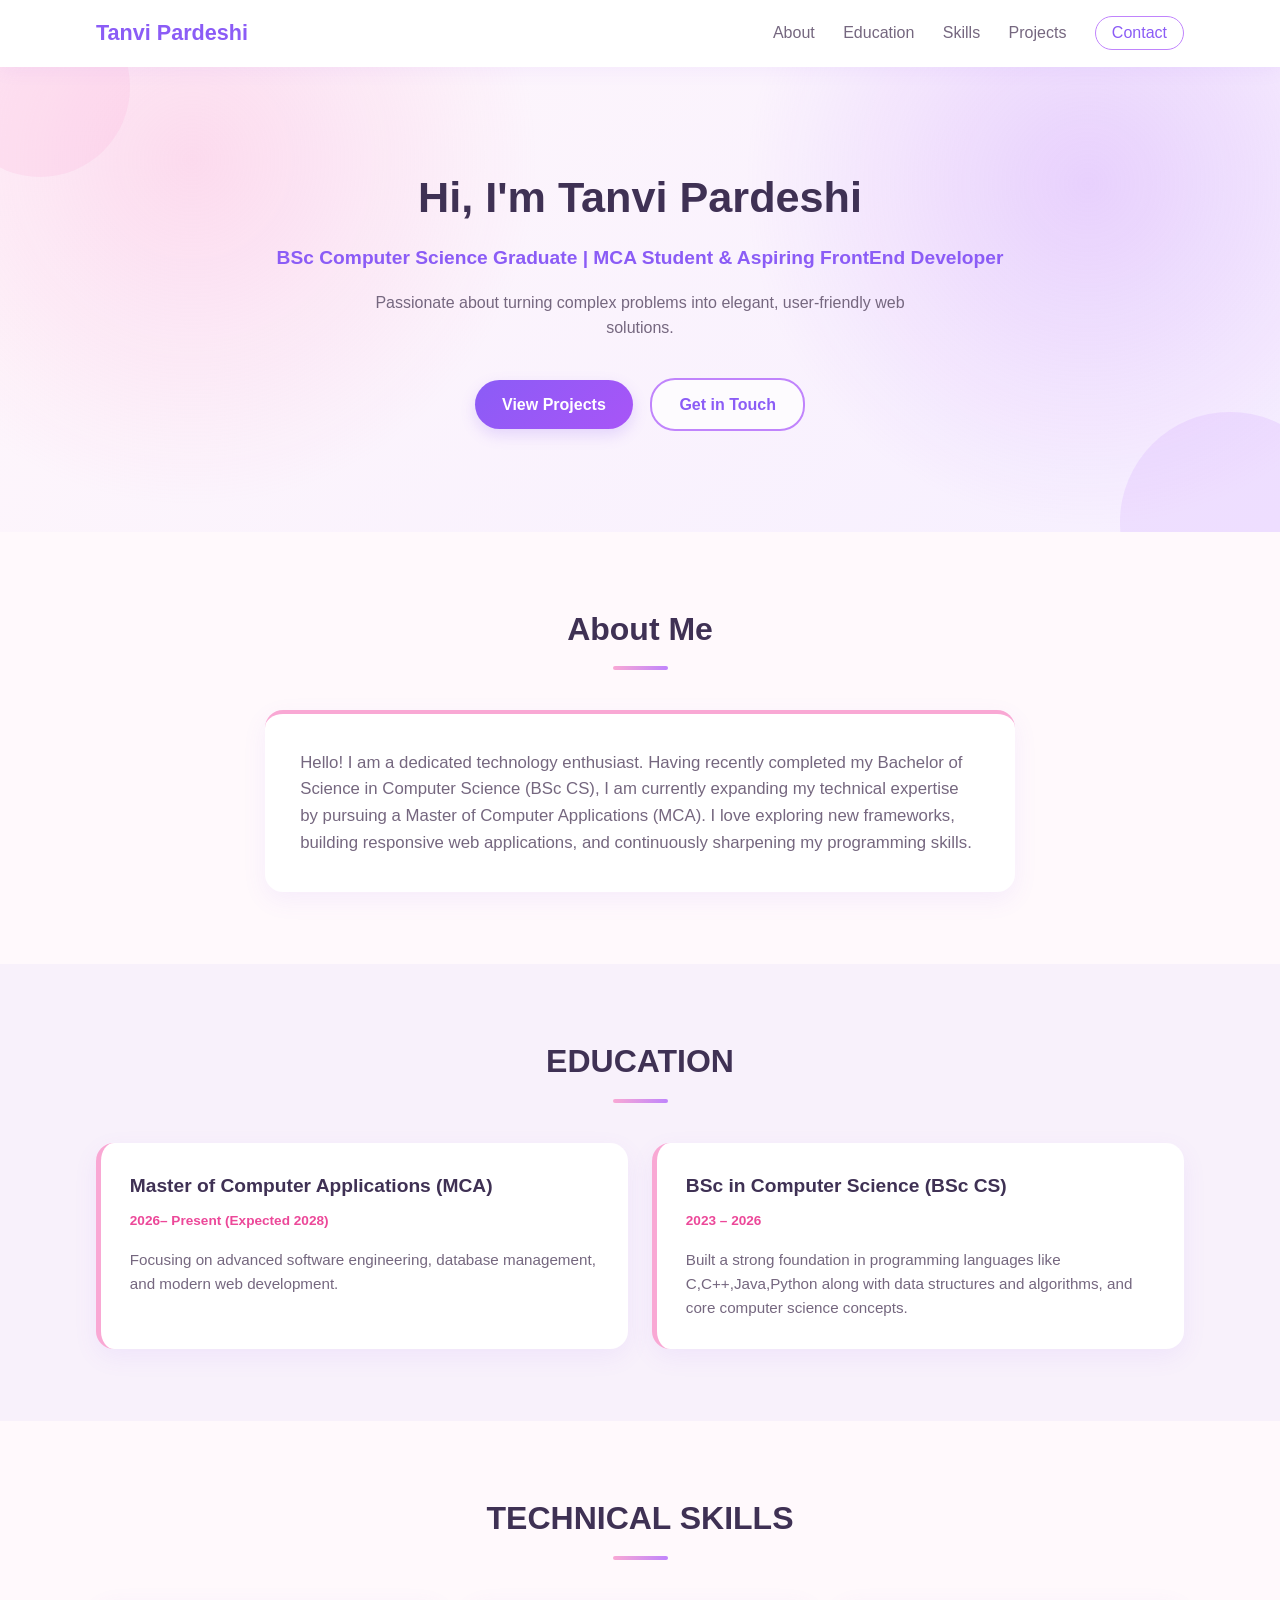
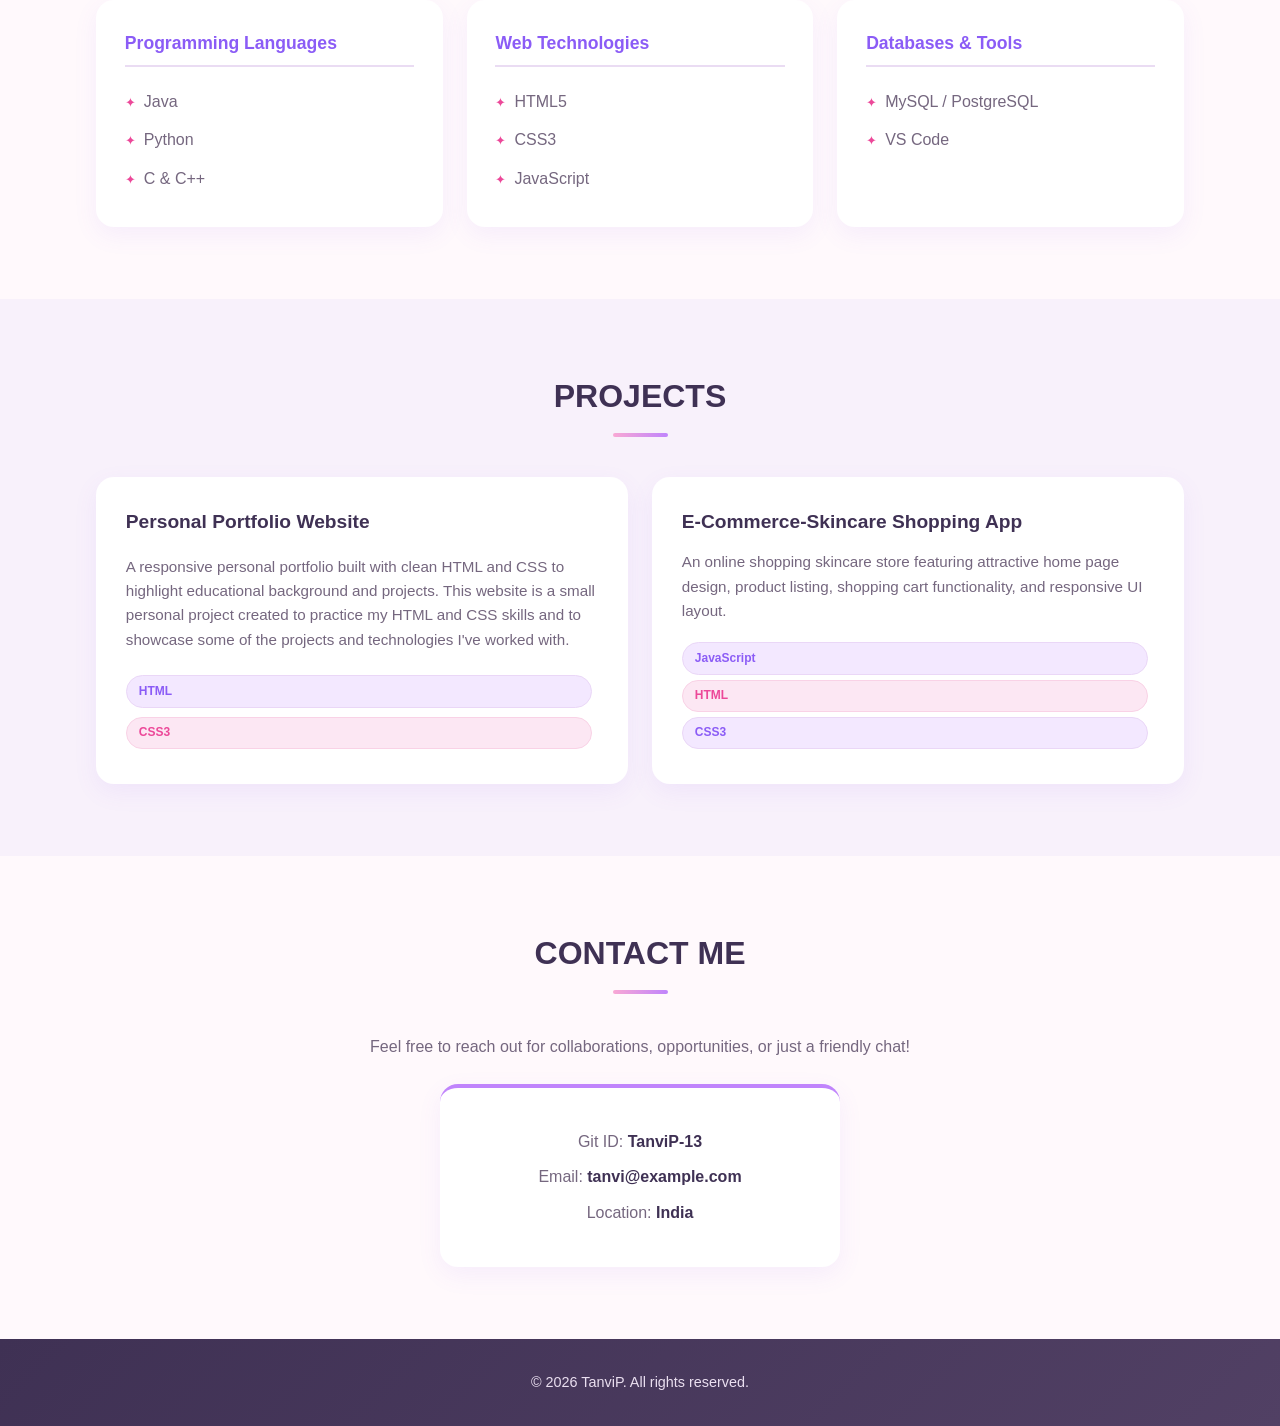
<file: tanvi_portfolio/tanviweb_pg.html>
<!DOCTYPE html>
<html lang="en">
<head>
    <meta charset="UTF-8">
    <meta name="viewport" content="width=device-width, initial-scale=1.0">
    <title>Tanvi-Portfolio</title>
    <link rel="stylesheet" href="tanviweb_des.css">
</head>
<body>

    <!-- Header / Navigation -->
    <header>
        <div class="container nav-container">
            <h1 class="logo">Tanvi Pardeshi</h1>
            <nav>
                <a href="#about">About</a>
                <a href="#education">Education</a>
                <a href="#skills">Skills</a>
                <a href="#projects">Projects</a>
                <a href="#contact" class="btn-nav">Contact</a>
            </nav>
        </div>
    </header>

    <!-- Hero Section -->
    <section class="hero">
        <div class="container hero-content">
            <h2>Hi, I'm Tanvi Pardeshi</h2>
            <p class="tagline">BSc Computer Science Graduate | MCA Student & Aspiring FrontEnd Developer</p>
            <p class="hero-desc">Passionate about turning complex problems into elegant, user-friendly web solutions.</p>
            <div class="hero-buttons">
                <a href="#projects" class="btn btn-primary">View Projects</a>
                <a href="#contact" class="btn btn-secondary">Get in Touch</a>
            </div>
        </div>
    </section>

    <!-- About Section -->
    <section id="about" class="section">
        <div class="container">
            <h2>About Me</h2>
            <div class="about-content">
                <p>Hello! I am a dedicated technology enthusiast. Having recently completed my Bachelor of Science in Computer Science (BSc CS), I am currently expanding my technical expertise by pursuing a Master of Computer Applications (MCA). I love exploring new frameworks, building responsive web applications, and continuously sharpening my programming skills.</p>
            </div>
        </div>
    </section>

    <!-- Education Section -->
    <section id="education" class="section bg-light">
        <div class="container">
            <h2>EDUCATION</h2>
            <div class="edu-grid">
                <div class="edu-card">
                    <h3>Master of Computer Applications (MCA)</h3>
                    <span class="edu-date">2026– Present (Expected 2028)</span>
                    <p>Focusing on advanced software engineering, database management, and modern web development.</p>
                </div>
                <div class="edu-card">
                    <h3>BSc in Computer Science (BSc CS)</h3>
                    <span class="edu-date">2023 – 2026</span>
                    <p>Built a strong foundation in programming languages like C,C++,Java,Python along with data structures and algorithms, and core computer science concepts.</p>
                </div>
            </div>
        </div>
    </section>

    <!-- Skills Section -->
    <section id="skills" class="section">
        <div class="container">
            <h2>TECHNICAL SKILLS</h2>
            <div class="skills-grid">
                <div class="skill-category">
                    <h3>Programming Languages</h3>
                    <ul>
                        <li>Java</li>
                        <li>Python</li>
                        <li>C & C++</li>
                    </ul>
                </div>
                <div class="skill-category">
                    <h3>Web Technologies</h3>
                    <ul>
                        <li>HTML5</li>
                        <li>CSS3</li>
                        <li>JavaScript</li>
                    </ul>
                </div>
                <div class="skill-category">
                    <h3>Databases & Tools</h3>
                    <ul>
                        <li>MySQL / PostgreSQL</li>
                        <!--<li>Git & GitHub</li>-->
                        <li>VS Code</li>
                    </ul>
                </div>
            </div>
        </div>
    </section>

    <!-- Projects Section -->
    <section id="projects" class="section bg-light">
        <div class="container">
            <h2>PROJECTS</h2>
            <div class="projects-grid">
                <div class="project-card">
                    <h3>Personal Portfolio Website</h3>
                    <p>A responsive personal portfolio built with clean HTML and CSS to highlight educational background and projects.
                        This website is a small personal project created to practice my HTML and CSS skills and to showcase some of the projects and technologies I've worked with.
                    </p>
                    <span class="tech-tag">HTML</span> <span class="tech-tag">CSS3</span>
                </div>
                <div class="project-card">
                    <h3>E-Commerce-Skincare Shopping App</h3>
                    <p>An online shopping skincare store featuring attractive home page design, product listing, shopping cart functionality, and responsive UI layout.</p>
                    <span class="tech-tag">JavaScript</span> <span class="tech-tag">HTML</span><span class="tech-tag">CSS3</span>
                </div>
            </div>
        </div>
    </section>

    <!-- Contact Section -->
    <section id="contact" class="section">
        <div class="container">
            <h2>CONTACT ME</h2>
            <p class="contact-intro">Feel free to reach out for collaborations, opportunities, or just a friendly chat!</p>
            <div class="contact-info">
                <p>Git ID: <strong>TanviP-13</strong></p>
                <p>Email: <strong>tanvi@example.com</strong></p>
                <!--<p>LinkedIn: <strong></strong></p>-->
                <p>Location: <strong>India</strong></p>
            </div>
        </div>
    </section>

    <!-- Footer -->
    <footer>
        <div class="container">
            <p>&copy; 2026 TanviP. All rights reserved.</p>
        </div>
    </footer>

</body>
</html>
</file>
<file: style.css>
/* =========================================================
   TEAM GIT ASSIGNMENT
   Theme: Indigo, Mint and Peach
   Font: Montserrat
   ========================================================= */


/* ========== 1. COLOURS AND FONT ========== */

:root {
  --bg: #17123a;
  --indigo: #5548b6;
  --violet: #7a6bf0;

  --mint: #dff3ec;
  --peach: #fbe3d6;

  --card: #ebe8fb;
  --white: #ffffff;

  --font: "Montserrat", "Segoe UI", Arial, sans-serif;
}


/* ========== 2. RESET AND BASE ========== */

* {
  box-sizing: border-box;
  margin: 0;
  padding: 0;
}

html {
  scroll-behavior: smooth;
  scroll-padding-top: 20px;
}

body {
  font-family: var(--font);
  color: var(--white);
  min-height: 100vh;

  background:
    radial-gradient(
      circle at 80% 15%,
      rgba(122, 107, 240, 0.55),
      transparent 40%
    ),
    radial-gradient(
      circle at 10% 60%,
      rgba(223, 243, 236, 0.15),
      transparent 40%
    ),
    radial-gradient(
      circle at 60% 100%,
      rgba(251, 227, 214, 0.15),
      transparent 40%
    ),
    var(--bg);

  background-attachment: fixed;
}

img,
video {
  display: block;
  max-width: 100%;
}

a {
  -webkit-tap-highlight-color: transparent;
}


/* ========== 3. NAVIGATION ========== */

.nav {
  display: grid;
  grid-template-columns: 1fr auto 1fr;
  align-items: center;
  padding: 20px 6vw;
  gap: 16px;
}

.nav__logo {
  display: grid;
  place-items: center;

  width: 52px;
  height: 52px;

  border-radius: 50%;
  background: var(--mint);
  color: var(--indigo);

  font-size: 16px;
  font-weight: 900;
  letter-spacing: 1px;
}

.nav__pill {
  display: flex;
  align-items: center;
  justify-content: center;
  gap: 6px;

  padding: 6px;
  background: var(--white);
  border-radius: 999px;
}

.nav__pill a {
  padding: 10px 18px;

  border-radius: 999px;
  color: var(--bg);

  font-size: 12px;
  font-weight: 800;
  text-decoration: none;
  white-space: nowrap;

  transition:
    background 0.25s ease,
    color 0.25s ease,
    transform 0.25s ease;
}

.nav__pill a.active,
.nav__pill a:hover {
  background: var(--indigo);
  color: var(--white);
}

.nav__pill a:hover {
  transform: translateY(-2px);
}


/* ========== 4. HERO SECTION ========== */

.hero {
  display: flex;
  align-items: center;
  justify-content: space-between;
  gap: 40px;

  padding: 50px 0 60px 6vw;
}

.hero__text {
  flex: 1;
  max-width: 460px;
}

.hero__small {
  color: var(--peach);

  font-size: 13px;
  font-weight: 800;
  letter-spacing: 1.5px;
  line-height: 1.8;
}

.hero__title {
  margin: 10px 0 20px;

  font-size: clamp(42px, 6vw, 80px);
  font-weight: 900;
  line-height: 1.05;
  letter-spacing: -2px;
}

.hero__title span {
  color: var(--mint);
}

.hero__desc {
  max-width: 430px;
  margin-bottom: 28px;

  font-size: 14px;
  line-height: 1.9;
  color: rgba(255, 255, 255, 0.9);
}


/* Hero button */

.btn {
  display: inline-block;

  padding: 14px 28px;

  border: 2px solid var(--white);
  border-radius: 999px;

  background: var(--white);
  color: var(--bg);

  font-size: 13px;
  font-weight: 900;
  text-decoration: none;

  transition:
    background 0.25s ease,
    color 0.25s ease,
    transform 0.25s ease,
    box-shadow 0.25s ease;
}

.btn:hover {
  background: var(--violet);
  border-color: var(--violet);
  color: var(--white);

  transform: translateY(-3px);
  box-shadow: 0 10px 25px rgba(0, 0, 0, 0.2);
}


/* ========== GAMES SHOWCASE ========== */

.games-showcase {
  display: grid;
  grid-template-columns: repeat(2, minmax(0, 1fr));
  align-items: start;
  gap: 32px;
  padding: 25px 6vw 75px;
}

.game-section,
.memory-game-section {
  display: grid;
  place-items: center;
  width: 100%;
}

.game-card {
  width: min(100%, 520px);
  padding: 38px;
  text-align: center;
  background: rgba(85, 72, 182, 0.45);
  border: 1px solid rgba(223, 243, 236, 0.25);
  border-radius: 32px;
  box-shadow: 0 20px 50px rgba(0, 0, 0, 0.22);
}

.game__eyebrow {
  color: var(--mint);
  font-size: 11px;
  font-weight: 800;
  letter-spacing: 1.5px;
}

.game__title {
  margin-top: 8px;
  font-size: clamp(30px, 5vw, 42px);
  font-weight: 900;
}

.game__description {
  margin: 10px auto 22px;
  color: rgba(255, 255, 255, 0.85);
  font-size: 13px;
  line-height: 1.7;
}

.game__status {
  min-height: 28px;
  margin-bottom: 14px;
  color: var(--peach);
  font-size: 16px;
  font-weight: 800;
}

.game__board {
  display: grid;
  grid-template-columns: repeat(3, 1fr);
  gap: 10px;
  width: min(100%, 330px);
  margin: 0 auto 24px;
}

.game__cell {
  display: grid;
  place-items: center;
  aspect-ratio: 1;
  border: 2px solid rgba(223, 243, 236, 0.3);
  border-radius: 18px;
  background: rgba(23, 18, 58, 0.65);
  color: var(--white);
  font: inherit;
  font-size: clamp(40px, 10vw, 64px);
  font-weight: 900;
  cursor: pointer;
  transition: background 0.2s ease, transform 0.2s ease, border-color 0.2s ease;
}

.game__cell:not(:disabled):hover {
  transform: translateY(-3px);
  border-color: var(--mint);
  background: rgba(122, 107, 240, 0.5);
}

.game__cell:focus-visible,
.game__reset:focus-visible {
  outline: 3px solid var(--mint);
  outline-offset: 3px;
}

.game__cell.is-x {
  color: var(--mint);
}

.game__cell.is-o {
  color: var(--peach);
}

.game__cell.is-winner {
  border-color: var(--mint);
  background: rgba(223, 243, 236, 0.2);
}

.game__cell:disabled {
  cursor: default;
}

.game__reset {
  padding: 12px 24px;
  border: 2px solid var(--white);
  border-radius: 999px;
  background: var(--white);
  color: var(--bg);
  font: inherit;
  font-size: 12px;
  font-weight: 900;
  cursor: pointer;
  transition: background 0.2s ease, color 0.2s ease, transform 0.2s ease;
}

.game__reset:hover {
  transform: translateY(-2px);
  border-color: var(--mint);
  background: var(--mint);
}


/* ========== MEMORY GAME ========== */

.memory-game-section {
  padding: 0;
}

.memory-card-panel {
  width: min(100%, 620px);
}

@media (max-width: 900px) {
  .games-showcase {
    grid-template-columns: 1fr;
  }
}

.memory__stats {
  display: flex;
  justify-content: center;
  gap: 14px;
  margin: 18px 0 10px;
}

.memory__stat-box {
  display: flex;
  flex-direction: column;
  align-items: center;
  justify-content: center;
  min-width: 92px;
  padding: 10px 14px;
  border-radius: 16px;
  background: rgba(23, 18, 58, 0.5);
  border: 1px solid rgba(223, 243, 236, 0.2);
}

.memory__label {
  font-size: 11px;
  text-transform: uppercase;
  letter-spacing: 1px;
  color: var(--mint);
}

.memory__stat-box strong {
  font-size: 24px;
  margin-top: 4px;
}

.memory__status {
  margin-bottom: 20px;
}

.memory__board {
  display: grid;
  grid-template-columns: repeat(4, minmax(0, 1fr));
  gap: 12px;
  width: min(100%, 430px);
  margin: 0 auto 24px;
}

.memory-card {
  display: grid;
  place-items: center;
  aspect-ratio: 1;
  border: 2px solid rgba(223, 243, 236, 0.25);
  border-radius: 18px;
  background: rgba(23, 18, 58, 0.65);
  color: var(--white);
  font-size: clamp(24px, 5vw, 36px);
  font-weight: 900;
  cursor: pointer;
  transition: transform 0.2s ease, border-color 0.2s ease, background 0.2s ease;
}

.memory-card:not(:disabled):hover {
  transform: translateY(-3px);
  border-color: var(--mint);
  background: rgba(122, 107, 240, 0.5);
}

.memory-card.is-flipped,
.memory-card.is-matched {
  background: rgba(223, 243, 236, 0.16);
  border-color: var(--mint);
}

.memory-card.is-matched {
  background: rgba(223, 243, 236, 0.28);
}

.memory-card:disabled {
  cursor: default;
}

.memory__reset {
  margin-top: 10px;
}


/* ========== 5. HERO VIDEO PANEL ========== */

.hero__panel {
  flex: 1.3;
  min-width: 0;

  display: flex;
  align-items: stretch;
  gap: 24px;

  padding: 28px;

  background: var(--indigo);
  border-radius: 50px 0 0 50px;

  box-shadow: 0 20px 50px rgba(0, 0, 0, 0.35);
}

.hero__media {
  flex: 1;
  min-width: 0;
  min-height: 320px;

  display: grid;
  place-items: center;

  overflow: hidden;

  background: rgba(255, 255, 255, 0.12);
  border: 2px dashed var(--mint);
  border-radius: 30px;
}

.hero__media video {
  width: 100%;
  height: 100%;
  min-height: 320px;

  object-fit: cover;
  border-radius: 28px;
}

.hero__word {
  display: flex;
  align-items: center;

  font-size: clamp(60px, 8vw, 120px);
  font-weight: 900;
  line-height: 1;

  writing-mode: vertical-rl;
}

.hero__word .solid {
  color: var(--white);
}

.hero__word .outline {
  color: transparent;
  -webkit-text-stroke: 2px var(--mint);
}


/* ========== 6. TEAM SECTION ========== */

.team-section {
  padding: 40px 6vw 80px;
}

.assignment-title {
  margin-bottom: 28px;

  font-size: clamp(24px, 4vw, 42px);
  font-weight: 900;
  letter-spacing: 1px;
  line-height: 1.3;
}

.tab {
  display: inline-block;

  padding: 14px 36px 14px 26px;

  background: var(--white);
  color: var(--indigo);

  border-radius: 0 40px 0 0;

  font-size: 15px;
  font-weight: 900;
  letter-spacing: 1px;
}


/* ========== 7. TEAM GRID ========== */

.team {
  display: grid;

  grid-template-columns: repeat(
    auto-fit,
    minmax(min(100%, 220px), 1fr)
  );

  align-items: stretch;
  gap: 24px;

  padding: 40px 30px;

  background: rgba(85, 72, 182, 0.35);
  border-radius: 0 40px 40px 40px;
}


/* ========== 8. TEAM CARDS ========== */

.card {
  display: flex;
  flex-direction: column;
  min-width: 0;

  padding: 18px;

  background: var(--card);
  color: var(--bg);

  border: 2px solid transparent;
  border-radius: 28px;

  box-shadow: 0 8px 20px rgba(0, 0, 0, 0.08);

  transition:
    transform 0.3s ease,
    background 0.3s ease,
    color 0.3s ease,
    box-shadow 0.3s ease,
    border-color 0.3s ease;
}

.card:hover {
  transform: translateY(-10px);

  background: var(--indigo);
  color: var(--white);

  border-color: rgba(223, 243, 236, 0.5);

  box-shadow: 0 20px 40px rgba(0, 0, 0, 0.35);
}


/* Member image */

.card__photo {
  width: 100%;
  aspect-ratio: 1 / 1;

  object-fit: cover;

  background: var(--mint);
  border-radius: 20px;

  transition:
    transform 0.3s ease,
    border-radius 0.3s ease;
}

.card:hover .card__photo {
  border-radius: 25px;
}


/* Card content */

.card__content {
  display: flex;
  flex-direction: column;
  align-items: flex-start;
  flex: 1;

  padding: 4px 2px 0;
}


/* Member name */

.card__name {
  margin-top: 16px;
  margin-bottom: 8px;

  font-size: 16px;
  font-weight: 900;
  line-height: 1.6;

  overflow-wrap: anywhere;
}


/* Card information */

.card__info {
  list-style: none;

  width: 100%;
  margin-top: 6px;
  margin-bottom: 16px;
  padding: 0;

  font-size: 12px;
  font-weight: 600;
  line-height: 1.9;
}

.card__info li {
  margin-bottom: 7px;
  overflow-wrap: anywhere;
}

.card__info li:last-child {
  margin-bottom: 0;
}


/* ========== 9. VIEW MORE BUTTON ========== */

.card__link {
  display: inline-flex;
  align-items: center;
  justify-content: center;
  gap: 6px;

  margin-top: auto;
  padding: 11px 18px;

  border: 2px solid var(--indigo);
  border-radius: 999px;

  background: var(--indigo);
  color: var(--white);

  font-size: 12px;
  font-weight: 900;
  text-decoration: none;

  transition:
    background 0.25s ease,
    color 0.25s ease,
    border-color 0.25s ease,
    transform 0.25s ease;
}

.card__link:hover {
  background: var(--violet);
  border-color: var(--violet);
  color: var(--white);

  transform: translateY(-3px);
}


/* Button style when the card is hovered */

.card:hover .card__link {
  background: var(--white);
  border-color: var(--white);
  color: var(--indigo);
}

.card:hover .card__link:hover {
  background: var(--mint);
  border-color: var(--mint);
}


/* ========== 10. FOOTER ========== */

.footer {
  padding: 30px 6vw 36px;

  text-align: center;

  border-top: 1px solid rgba(255, 255, 255, 0.15);
}

.footer p {
  margin: 6px 0;

  font-size: 12px;
  font-weight: 600;
  line-height: 1.8;

  color: rgba(255, 255, 255, 0.85);
}


/* ========== 11. TABLET RESPONSIVENESS ========== */

@media (max-width: 1000px) {
  .hero {
    gap: 28px;
  }

  .hero__panel {
    gap: 16px;
    padding: 20px;
  }

  .hero__media,
  .hero__media video {
    min-height: 260px;
  }

  .team {
    gap: 18px;
    padding: 30px 20px;
  }

  .card {
    padding: 14px;
  }
}


/* ========== 12. MOBILE RESPONSIVENESS ========== */

@media (max-width: 800px) {
  .nav {
    grid-template-columns: auto 1fr;
    gap: 14px;

    padding: 18px 5vw;
  }

  .nav__pill {
    justify-self: end;
    gap: 2px;
  }

  .nav__pill a {
    padding: 9px 12px;
    font-size: 11px;
  }

  .hero {
    flex-direction: column;
    align-items: stretch;

    padding: 35px 5vw 45px;
  }

  .hero__text {
    max-width: 100%;
  }

  .hero__title {
    font-size: clamp(42px, 10vw, 68px);
  }

  .hero__panel {
    width: 100%;
    flex: auto;

    border-radius: 35px;
  }

  .hero__media,
  .hero__media video {
    min-height: 250px;
  }

  .hero__word {
    font-size: clamp(45px, 9vw, 80px);
    writing-mode: horizontal-tb;
  }

  .team-section {
    padding: 30px 5vw 55px;
  }

  .game-section {
    padding: 15px 5vw 55px;
  }

  .game-card {
    padding: 30px 22px;
  }

  .memory__board {
    gap: 10px;
  }

  .team {
    grid-template-columns: repeat(2, minmax(0, 1fr));
    gap: 18px;

    padding: 25px 16px;
    border-radius: 0 28px 28px 28px;
  }

  .card {
    border-radius: 22px;
  }

  .card__photo {
    border-radius: 16px;
  }

  .card__name {
    font-size: 14px;
  }

  .card__info {
    font-size: 11px;
  }

  .card__link {
    padding: 10px 12px;
    font-size: 11px;
  }
}


/* ========== 13. SMALL MOBILE SCREENS ========== */

@media (max-width: 480px) {
  .nav {
    grid-template-columns: 1fr;
    justify-items: center;
  }

  .nav__pill {
    justify-self: center;
    max-width: 100%;
  }

  .nav__pill a {
    padding: 9px 10px;
    font-size: 10px;
  }

  .hero__panel {
    flex-direction: column;
    gap: 20px;

    padding: 18px;
    border-radius: 28px;
  }

  .hero__media,
  .hero__media video {
    min-height: 210px;
  }

  .hero__word {
    justify-content: center;
    font-size: 58px;
  }

  .assignment-title {
    font-size: 25px;
  }

  .game-card {
    padding: 28px 18px;
    border-radius: 26px;
  }

  .game__board {
    gap: 8px;
  }

  .game__cell {
    border-radius: 14px;
  }

  .memory__board {
    gap: 8px;
  }

  .team {
    grid-template-columns: 1fr;
    gap: 20px;

    padding: 22px;
  }

  .card {
    padding: 18px;
  }

  .card__photo {
    max-height: 320px;
    aspect-ratio: 4 / 3;
  }

  .card__name {
    font-size: 16px;
  }

  .card__info {
    font-size: 12px;
  }

  .card__link {
    font-size: 12px;
  }
}


/* ========== 14. REDUCED MOTION ACCESSIBILITY ========== */

@media (prefers-reduced-motion: reduce) {
  *,
  *::before,
  *::after {
    scroll-behavior: auto !important;
    transition-duration: 0.01ms !important;
    animation-duration: 0.01ms !important;
  }
}
</file>
<file: Bhumipf/pf.css>
/* =====================================================
   GLOBAL SETTINGS
===================================================== */

:root {
    --green: #198754;
    --dark-green: #11663d;
    --light-green: #eaf7ef;
    --black: #111111;
    --dark-gray: #333333;
    --gray: #666666;
    --light-gray: #f7f9f8;
    --white: #ffffff;

    --shadow: 0 10px 30px rgba(0, 0, 0, 0.08);
    --transition: 0.3s ease;
}


* {
    margin: 0;
    padding: 0;
    box-sizing: border-box;
}


html {
    scroll-behavior: smooth;
}


body {
    font-family: Arial, Helvetica, sans-serif;
    color: var(--black);
    background: var(--white);
    line-height: 1.6;
}


a {
    text-decoration: none;
    color: inherit;
}


section {
    scroll-margin-top: 80px;
}


/* =====================================================
   NAVIGATION
===================================================== */

header {
    position: sticky;
    top: 0;
    z-index: 1000;
    background: rgba(255, 255, 255, 0.97);
    border-bottom: 1px solid #eeeeee;
}


.navbar {
    max-width: 1200px;
    margin: auto;
    min-height: 75px;

    display: flex;
    align-items: center;
    justify-content: space-between;

    padding: 0 25px;
}


.logo {
    font-size: 28px;
    font-weight: 800;
    letter-spacing: -1px;
}


.logo span {
    color: var(--green);
}


.nav-links {
    list-style: none;

    display: flex;
    gap: 25px;
}


.nav-links a {
    font-size: 14px;
    font-weight: 600;
    color: var(--dark-gray);

    transition: var(--transition);
}


.nav-links a:hover {
    color: var(--green);
}


/* =====================================================
   HERO
===================================================== */

.hero {
    min-height: calc(100vh - 75px);
    max-width: 1200px;
    margin: auto;

    padding: 80px 25px;

    display: flex;
    align-items: center;
    justify-content: space-between;
    gap: 70px;
}


.hero-content {
    max-width: 650px;

    animation: slideUp 0.8s ease;
}


.small-heading {
    color: var(--green);
    font-size: 14px;
    font-weight: 700;
    letter-spacing: 3px;
    margin-bottom: 15px;
}


.hero h1 {
    font-size: clamp(45px, 7vw, 76px);
    line-height: 1.05;
    letter-spacing: -3px;
}


.hero h1 span {
    color: var(--green);
}


.hero h2 {
    margin-top: 20px;

    font-size: 25px;
    color: var(--dark-gray);
}


.hero-text {
    margin-top: 20px;

    max-width: 600px;

    font-size: 17px;
    color: var(--gray);
}


.hero-buttons {
    display: flex;
    gap: 15px;

    margin-top: 30px;
}


.btn {
    display: inline-block;

    padding: 13px 24px;

    border-radius: 7px;

    font-weight: 700;
    font-size: 14px;

    transition: var(--transition);
}


.primary-btn {
    background: var(--green);
    color: var(--white);
}


.primary-btn:hover {
    background: var(--dark-green);
    transform: translateY(-3px);
}


.secondary-btn {
    color: var(--green);
    border: 2px solid var(--green);
}


.secondary-btn:hover {
    background: var(--green);
    color: var(--white);
    transform: translateY(-3px);
}


/* =====================================================
   PROFILE
===================================================== */

.profile-container {
    flex-shrink: 0;
}


.profile-circle {
    width: 360px;
    height: 360px;

    border-radius: 50%;

    background: var(--light-green);

    display: flex;
    align-items: center;
    justify-content: center;

    position: relative;

    animation: float 4s ease-in-out infinite;
}


.profile-circle::before {
    content: "";

    position: absolute;

    width: 310px;
    height: 310px;

    border: 2px solid var(--green);
    border-radius: 50%;
}


.profile-placeholder {
    width: 250px;
    height: 250px;

    border-radius: 50%;

    background: var(--green);

    display: flex;
    align-items: center;
    justify-content: center;

    position: relative;
    z-index: 2;

    box-shadow: var(--shadow);
}


.profile-placeholder span {
    font-size: 65px;
    font-weight: 800;
    color: var(--white);
}


/* =====================================================
   GENERAL SECTION
===================================================== */

.section {
    max-width: 1200px;
    margin: auto;

    padding: 100px 25px;
}


.light-section {
    max-width: none;
    background: var(--light-gray);

    padding-left: max(25px, calc((100% - 1150px) / 2));
    padding-right: max(25px, calc((100% - 1150px) / 2));
}


.section-heading {
    text-align: center;
    margin-bottom: 55px;
}


.section-heading p {
    color: var(--green);

    font-size: 12px;
    font-weight: 700;

    letter-spacing: 3px;

    margin-bottom: 10px;
}


.section-heading h2 {
    font-size: 42px;
    letter-spacing: -1px;
}


.section-heading h2 span {
    color: var(--green);
}


/* =====================================================
   ABOUT
===================================================== */

.about-container {
    display: grid;

    grid-template-columns: repeat(3, 1fr);

    gap: 25px;
}


.about-card {
    background: var(--white);

    padding: 35px;

    border-radius: 12px;

    box-shadow: var(--shadow);

    border-top: 3px solid transparent;

    transition: var(--transition);
}


.about-card:hover {
    transform: translateY(-8px);
    border-top-color: var(--green);
}


.about-icon {
    color: var(--green);

    font-size: 13px;
    font-weight: 800;

    margin-bottom: 25px;
}


.about-card h3 {
    font-size: 22px;
    margin-bottom: 15px;
}


.about-card p {
    color: var(--gray);
    font-size: 15px;
}


/* =====================================================
   EDUCATION
===================================================== */

.education-container {
    display: grid;

    grid-template-columns: repeat(3, 1fr);

    gap: 25px;
}


.education-card {
    background: var(--white);

    padding: 35px;

    border-radius: 12px;

    box-shadow: var(--shadow);

    position: relative;

    transition: var(--transition);
}


.education-card:hover {
    transform: translateY(-7px);
}


.education-year {
    display: inline-block;

    padding: 5px 12px;

    background: var(--light-green);
    color: var(--green);

    border-radius: 20px;

    font-size: 12px;
    font-weight: 700;

    margin-bottom: 20px;
}


.education-card h3 {
    font-size: 20px;
    margin-bottom: 12px;
}


.education-card h4 {
    font-size: 15px;
    color: var(--dark-gray);
}


.education-card p {
    color: var(--gray);
    margin-top: 5px;
}


.percentage {
    margin-top: 25px;

    font-size: 30px;
    font-weight: 800;

    color: var(--green);
}


/* =====================================================
   SKILLS
===================================================== */

.skills-container {
    display: grid;

    grid-template-columns: repeat(4, 1fr);

    gap: 18px;
}


.skill-card {
    background: var(--light-gray);

    padding: 25px;

    border-radius: 10px;

    border: 1px solid #eeeeee;

    transition: var(--transition);
}


.skill-card:hover {
    background: var(--green);
    color: var(--white);

    transform: translateY(-5px);

    border-color: var(--green);
}


.skill-number {
    color: var(--green);

    font-size: 12px;
    font-weight: 800;

    margin-bottom: 15px;
}


.skill-card:hover .skill-number {
    color: var(--white);
}


.skill-card h3 {
    font-size: 17px;
    margin-bottom: 5px;
}


.skill-card p {
    color: var(--gray);
    font-size: 13px;
}


.skill-card:hover p {
    color: var(--white);
}


/* =====================================================
   CERTIFICATIONS
===================================================== */

.certification-container {
    display: grid;

    grid-template-columns: repeat(2, 1fr);

    gap: 25px;
}


.certification-card {
    background: var(--white);

    padding: 30px;

    border-radius: 12px;

    box-shadow: var(--shadow);

    display: flex;
    align-items: center;
    gap: 25px;

    transition: var(--transition);
}


.certification-card:hover {
    transform: translateY(-6px);
}


.certificate-icon {
    width: 60px;
    height: 60px;

    flex-shrink: 0;

    border-radius: 50%;

    background: var(--green);
    color: var(--white);

    display: flex;
    align-items: center;
    justify-content: center;

    font-size: 25px;
    font-weight: 800;
}


.certification-card h3 {
    font-size: 19px;
}


.certification-card p {
    color: var(--green);
    font-weight: 700;
    font-size: 14px;
}


.certification-card span {
    color: var(--gray);
    font-size: 13px;
}


/* =====================================================
   PROJECTS
===================================================== */

.projects-container {
    display: grid;

    grid-template-columns: repeat(2, 1fr);

    gap: 25px;
}


.project-card {
    background: var(--white);

    padding: 35px;

    border-radius: 12px;

    box-shadow: var(--shadow);

    border-left: 4px solid transparent;

    transition: var(--transition);
}


.project-card:hover {
    transform: translateY(-7px);
    border-left-color: var(--green);
}


.project-top {
    display: flex;
    justify-content: space-between;

    margin-bottom: 25px;
}


.project-number {
    color: var(--green);

    font-size: 13px;
    font-weight: 800;
}


.project-type {
    font-size: 11px;
    font-weight: 800;

    color: var(--gray);

    letter-spacing: 1px;
}


.project-card h3 {
    font-size: 24px;
    margin-bottom: 15px;
}


.project-card > p {
    color: var(--gray);
    font-size: 15px;

    margin-bottom: 25px;
}


.technology {
    display: flex;
    flex-wrap: wrap;

    gap: 8px;

    margin-bottom: 25px;
}


.technology span {
    background: var(--light-green);
    color: var(--dark-green);

    padding: 5px 10px;

    border-radius: 5px;

    font-size: 11px;
    font-weight: 700;
}


.project-link {
    color: var(--green);

    font-weight: 800;
    font-size: 14px;

    transition: var(--transition);
}


.project-link:hover {
    color: var(--dark-green);
}


/* =====================================================
   CONTACT
===================================================== */

.contact-container {
    display: grid;

    grid-template-columns: 0.9fr 1.1fr;

    gap: 60px;
}


.contact-info h3 {
    font-size: 32px;
    margin-bottom: 15px;
}


.contact-info > p {
    color: var(--gray);
    margin-bottom: 35px;
}


.contact-item {
    margin-bottom: 25px;
}


.contact-item strong {
    color: var(--green);
    font-size: 14px;
}


.contact-item p {
    color: var(--gray);
    font-size: 14px;
}


.contact-item a {
    color: var(--dark-gray);
}


.contact-item a:hover {
    color: var(--green);
}


/* Contact Form */

.contact-form {
    background: var(--white);

    padding: 35px;

    border-radius: 12px;

    box-shadow: var(--shadow);
}


.form-group {
    margin-bottom: 20px;
}


.form-group label {
    display: block;

    font-size: 13px;
    font-weight: 700;

    margin-bottom: 8px;
}


.form-group input,
.form-group textarea {
    width: 100%;

    border: 1px solid #dddddd;

    border-radius: 6px;

    padding: 13px;

    font-family: inherit;
    font-size: 14px;

    outline: none;

    transition: var(--transition);
}


.form-group input:focus,
.form-group textarea:focus {
    border-color: var(--green);
}


.form-group textarea {
    resize: vertical;
}


/* =====================================================
   FOOTER
===================================================== */

footer {
    background: var(--black);
    color: var(--white);

    padding: 45px 25px;

    text-align: center;
}


.footer-content .logo {
    margin-bottom: 8px;
}


.footer-content > p {
    color: #aaaaaa;
    font-size: 14px;
}


.copyright {
    margin-top: 20px;
    padding-top: 20px;

    border-top: 1px solid #333333;
}


/* =====================================================
   ANIMATIONS
===================================================== */

@keyframes slideUp {

    from {
        opacity: 0;
        transform: translateY(30px);
    }

    to {
        opacity: 1;
        transform: translateY(0);
    }

}


@keyframes float {

    0%,
    100% {
        transform: translateY(0);
    }

    50% {
        transform: translateY(-12px);
    }

}


/* =====================================================
   TABLET
===================================================== */

@media (max-width: 1000px) {

    .nav-links {
        gap: 14px;
    }

    .nav-links a {
        font-size: 12px;
    }


    .hero {
        gap: 30px;
    }


    .profile-circle {
        width: 290px;
        height: 290px;
    }


    .profile-circle::before {
        width: 250px;
        height: 250px;
    }


    .profile-placeholder {
        width: 200px;
        height: 200px;
    }


    .skills-container {
        grid-template-columns: repeat(3, 1fr);
    }

}


/* =====================================================
   MOBILE
===================================================== */

@media (max-width: 768px) {

    .navbar {
        min-height: auto;
        padding: 18px 20px;

        flex-direction: column;
        gap: 15px;
    }


    .nav-links {
        width: 100%;

        justify-content: center;

        flex-wrap: wrap;

        gap: 12px 18px;
    }


    .hero {
        padding-top: 60px;
        padding-bottom: 60px;

        flex-direction: column-reverse;

        text-align: center;
    }


    .hero-text {
        margin-left: auto;
        margin-right: auto;
    }


    .hero-buttons {
        justify-content: center;
        flex-wrap: wrap;
    }


    .profile-circle {
        width: 250px;
        height: 250px;
    }


    .profile-circle::before {
        width: 215px;
        height: 215px;
    }


    .profile-placeholder {
        width: 170px;
        height: 170px;
    }


    .profile-placeholder span {
        font-size: 45px;
    }


    .about-container,
    .education-container,
    .projects-container,
    .certification-container,
    .contact-container {
        grid-template-columns: 1fr;
    }


    .skills-container {
        grid-template-columns: repeat(2, 1fr);
    }


    .section {
        padding-top: 75px;
        padding-bottom: 75px;
    }


    .section-heading h2 {
        font-size: 34px;
    }


    .contact-container {
        gap: 35px;
    }

}


/* =====================================================
   SMALL MOBILE
===================================================== */

@media (max-width: 480px) {

    .logo {
        font-size: 24px;
    }


    .nav-links {
        gap: 8px 12px;
    }


    .nav-links a {
        font-size: 11px;
    }


    .hero h1 {
        font-size: 43px;
    }


    .hero h2 {
        font-size: 21px;
    }


    .hero-text {
        font-size: 15px;
    }


    .skills-container {
        grid-template-columns: 1fr;
    }


    .about-card,
    .education-card,
    .project-card,
    .contact-form {
        padding: 25px;
    }


    .certification-card {
        padding: 22px;
        gap: 15px;
    }


    .certificate-icon {
        width: 50px;
        height: 50px;
        font-size: 20px;
    }

}
```
</file>
<file: shatru-portfolio/shatru.css>
* {
    margin: 0;
    padding: 0;
    box-sizing: border-box;
}

html {
    scroll-behavior: smooth;
}

body {
    font-family: Arial, sans-serif;
    background: #0b0b0b;
    color: #ffffff;
    line-height: 1.6;
}


/* Navigation */

nav {
    width: 90%;
    max-width: 1100px;
    margin: auto;
    padding: 25px 0;

    display: flex;
    justify-content: space-between;
    align-items: center;
}

nav h2 {
    font-size: 24px;
}

.nav-links {
    display: flex;
    gap: 25px;
}

.nav-links a {
    color: #aaa;
    text-decoration: none;
}

.nav-links a:hover {
    color: white;
}


/* Hero */

.hero {
    min-height: 85vh;
    width: 90%;
    max-width: 1100px;
    margin: auto;

    display: flex;
    align-items: center;
}

.small-text,
.section-label {
    color: #777;
    font-size: 13px;
    letter-spacing: 3px;
}

.hero h1 {
    font-size: clamp(60px, 10vw, 120px);
    line-height: 0.95;
    margin: 20px 0;
}

.hero h1 span {
    color: #555;
}

.hero h3 {
    font-size: 25px;
    color: #aaa;
    margin-bottom: 20px;
}

.intro {
    max-width: 550px;
    color: #999;
    font-size: 18px;
}


/* Button */

.button {
    display: inline-block;
    margin-top: 30px;

    padding: 12px 25px;

    background: white;
    color: black;

    text-decoration: none;
    font-weight: bold;

    transition: 0.2s;
}

.button:hover {
    background: #ccc;
}


/* Sections */

section:not(.hero) {
    width: 90%;
    max-width: 1100px;
    margin: auto;
    padding: 100px 0;
}

section h2 {
    font-size: 45px;
    margin: 20px 0 30px;
}

section > p:not(.section-label) {
    max-width: 700px;
    color: #999;
}


/* Skills */

.skills {
    display: grid;
    grid-template-columns: repeat(5, 1fr);
    gap: 10px;
}

.skills div {
    border: 1px solid #222;
    padding: 20px;
    color: #aaa;
}

.skills div:hover {
    color: white;
    border-color: #555;
}


/* Projects */

.projects {
    display: grid;
    grid-template-columns: repeat(3, 1fr);
    gap: 20px;
}

.project-card {
    border: 1px solid #222;
    padding: 30px;
    min-height: 300px;
}

.project-card span {
    color: #555;
}

.project-card h3 {
    font-size: 25px;
    margin: 40px 0 15px;
}

.project-card p {
    color: #888;
}

.project-card .tech {
    margin-top: 30px;
    color: #aaa;
    font-size: 13px;
}


/* Footer */

footer {
    border-top: 1px solid #222;
    padding: 30px 5%;
    color: #555;
}


/* Mobile */

@media (max-width: 700px) {

    .nav-links {
        display: none;
    }

    .hero {
        min-height: 75vh;
    }

    .skills {
        grid-template-columns: repeat(2, 1fr);
    }

    .projects {
        grid-template-columns: 1fr;
    }

    section h2 {
        font-size: 35px;
    }

}
</file>
<file: simarrr_portfolio/simarrr.css>
/* ==========================================================================
   THEME PALETTE & CSS VARIABLES
   Derived from Reference Image (Energy Dashboard & Portfolio Layout)
   ========================================================================== */
:root {
    /* Palette Colors */
    --bg-main: #F3F0FA;            /* Soft Light Lavender */
    --bg-card: #FFFFFF;            /* Pure White */
    --bg-card-alt: #FAFAFD;        /* Soft Off-White */
    
    --text-dark: #2B263D;          /* Deep Indigo Text */
    --text-muted: #6C6684;         /* Soft Lavender-Gray Text */
    --text-light: #9B94B8;         /* Light Text */

    --accent-purple: #8E82E0;      /* Primary Lavender / Purple Accent */
    --accent-purple-light: #EAE5F8;/* Very Soft Purple */
    
    --accent-green: #86D393;       /* Pastel Mint Green */
    --accent-green-light: #E2F5E6; /* Light Pastel Green */

    --accent-peach: #F8B878;       /* Soft Warm Peach */
    --accent-peach-light: #FFF0E2; /* Light Pastel Peach */

    --accent-blue: #4C6EF5;        /* Tech Blue Accent */
    --accent-blue-light: #E8EEFF;  /* Light Tech Blue */

    --shadow-soft: 0 10px 30px rgba(110, 95, 165, 0.07);
    --shadow-hover: 0 18px 40px rgba(110, 95, 165, 0.14);
    
    --radius-sm: 10px;
    --radius-md: 18px;
    --radius-lg: 28px;
    --radius-full: 999px;

    --transition: all 0.3s cubic-bezier(0.25, 0.8, 0.25, 1);
}

/* ==========================================================================
   GLOBAL RESET & BASE STYLES
   ========================================================================== */
* {
    margin: 0;
    padding: 0;
    box-sizing: border-box;
}

html {
    scroll-behavior: smooth;
}

body {
    font-family: 'Plus Jakarta Sans', -apple-system, BlinkMacSystemFont, sans-serif;
    background-color: var(--bg-main);
    color: var(--text-dark);
    line-height: 1.6;
    overflow-x: hidden;
}

.container {
    max-width: 1200px;
    margin: 0 auto;
    padding: 0 24px;
}

a {
    text-decoration: none;
    color: inherit;
    transition: var(--transition);
}

/* ==========================================================================
   NAVIGATION
   ========================================================================== */
.header {
    position: sticky;
    top: 0;
    z-index: 1000;
    background: rgba(243, 240, 250, 0.88);
    backdrop-filter: blur(12px);
    border-bottom: 1px solid rgba(142, 130, 224, 0.15);
    padding: 16px 0;
}

.nav-container {
    max-width: 1200px;
    margin: 0 auto;
    padding: 0 24px;
    display: flex;
    justify-content: space-between;
    align-items: center;
}

.logo {
    display: flex;
    align-items: center;
    gap: 12px;
    font-weight: 800;
    font-size: 1.25rem;
    color: var(--text-dark);
}

.logo-mark {
    background: var(--accent-purple);
    color: #fff;
    padding: 6px 12px;
    border-radius: var(--radius-sm);
    font-size: 0.95rem;
    letter-spacing: 1px;
}

.nav-links {
    display: flex;
    align-items: center;
    gap: 28px;
    font-weight: 600;
    font-size: 0.95rem;
    color: var(--text-muted);
}

.nav-links a:hover {
    color: var(--accent-purple);
}

.nav-btn {
    background: var(--text-dark);
    color: #fff !important;
    padding: 10px 20px;
    border-radius: var(--radius-full);
    font-weight: 600;
    display: flex;
    align-items: center;
    gap: 8px;
}

.nav-btn:hover {
    background: var(--accent-purple);
    transform: translateY(-2px);
}

/* ==========================================================================
   HERO SECTION
   ========================================================================== */
.hero-section {
    padding: 60px 0 40px 0;
}

.hero-grid {
    display: grid;
    grid-template-columns: 1.2fr 0.8fr;
    gap: 40px;
    align-items: center;
}

.badge-pill {
    display: inline-flex;
    align-items: center;
    gap: 8px;
    background: #ffffff;
    padding: 8px 16px;
    border-radius: var(--radius-full);
    font-size: 0.85rem;
    font-weight: 600;
    color: var(--accent-purple);
    box-shadow: var(--shadow-soft);
    margin-bottom: 20px;
}

.badge-pill .dot {
    width: 8px;
    height: 8px;
    background-color: var(--accent-green);
    border-radius: 50%;
    display: inline-block;
}

.greeting {
    font-size: 0.9rem;
    font-weight: 700;
    letter-spacing: 2px;
    color: var(--text-muted);
    margin-bottom: 8px;
}

.hero-title {
    font-size: 3.2rem;
    line-height: 1.15;
    font-weight: 800;
    color: var(--text-dark);
    margin-bottom: 20px;
}

.highlight-text {
    color: var(--accent-purple);
    position: relative;
    display: inline-block;
}

.hero-subtitle {
    font-size: 1.1rem;
    color: var(--text-muted);
    margin-bottom: 32px;
    max-width: 580px;
}

.hero-actions {
    display: flex;
    gap: 16px;
}

/* Buttons */
.btn {
    display: inline-flex;
    align-items: center;
    gap: 10px;
    padding: 14px 28px;
    border-radius: var(--radius-full);
    font-weight: 700;
    font-size: 0.95rem;
    cursor: pointer;
    border: none;
    transition: var(--transition);
}

.btn-primary {
    background: var(--accent-purple);
    color: #fff;
    box-shadow: 0 8px 20px rgba(142, 130, 224, 0.35);
}

.btn-primary:hover {
    background: #796cd1;
    transform: translateY(-2px);
}

.btn-secondary {
    background: #ffffff;
    color: var(--text-dark);
    box-shadow: var(--shadow-soft);
}

.btn-secondary:hover {
    background: var(--bg-card-alt);
    transform: translateY(-2px);
}

/* Avatar Visual */
.hero-visual {
    display: flex;
    justify-content: center;
}

.avatar-card {
    background: #ffffff;
    padding: 24px;
    border-radius: var(--radius-lg);
    box-shadow: var(--shadow-soft);
    text-align: center;
    position: relative;
    width: 100%;
    max-width: 320px;
}

.avatar-frame {
    width: 100%;
    height: 280px;
    background: linear-gradient(135deg, var(--accent-purple-light), var(--accent-green-light));
    border-radius: var(--radius-md);
    display: flex;
    align-items: center;
    justify-content: center;
    margin-bottom: 16px;
}

.avatar-illustration {
    font-size: 6rem;
    color: var(--accent-purple);
}

.location-badge {
    display: flex;
    align-items: center;
    justify-content: center;
    gap: 8px;
    font-size: 0.9rem;
    color: var(--text-muted);
}

.location-badge i {
    color: var(--accent-peach);
}

/* Stats Bar */
.stats-bar {
    display: grid;
    grid-template-columns: repeat(4, 1fr);
    gap: 20px;
    margin-top: 50px;
}

.stat-card {
    background: #ffffff;
    padding: 20px;
    border-radius: var(--radius-md);
    box-shadow: var(--shadow-soft);
    display: flex;
    align-items: center;
    gap: 16px;
}

.stat-icon {
    width: 48px;
    height: 48px;
    border-radius: var(--radius-sm);
    display: flex;
    align-items: center;
    justify-content: center;
    font-size: 1.25rem;
}

.icon-purple { background: var(--accent-purple-light); color: var(--accent-purple); }
.icon-green { background: var(--accent-green-light); color: #329643; }
.icon-peach { background: var(--accent-peach-light); color: #D67419; }
.icon-blue { background: var(--accent-blue-light); color: var(--accent-blue); }

.stat-info h3 {
    font-size: 1.25rem;
    font-weight: 800;
    color: var(--text-dark);
}

.stat-info p {
    font-size: 0.8rem;
    color: var(--text-muted);
    font-weight: 600;
}

/* ==========================================================================
   SECTIONS & HEADERS
   ========================================================================== */
.section {
    padding: 70px 0;
}

.bg-light {
    background-color: rgba(255, 255, 255, 0.5);
}

.section-header {
    margin-bottom: 40px;
}

.section-tagline {
    font-size: 0.8rem;
    font-weight: 800;
    letter-spacing: 2px;
    color: var(--accent-purple);
    display: block;
    margin-bottom: 6px;
}

.section-title {
    font-size: 2.2rem;
    font-weight: 800;
    color: var(--text-dark);
}

/* ==========================================================================
   ABOUT & EDUCATION
   ========================================================================== */
.about-card {
    background: #ffffff;
    padding: 36px;
    border-radius: var(--radius-lg);
    box-shadow: var(--shadow-soft);
}

.edu-header {
    display: flex;
    gap: 20px;
    align-items: flex-start;
    margin-bottom: 30px;
    padding-bottom: 24px;
    border-bottom: 1px solid var(--accent-purple-light);
}

.edu-icon {
    width: 56px;
    height: 56px;
    background: var(--accent-purple-light);
    color: var(--accent-purple);
    border-radius: var(--radius-md);
    display: flex;
    align-items: center;
    justify-content: center;
    font-size: 1.5rem;
    flex-shrink: 0;
}

.edu-header h3 {
    font-size: 1.35rem;
    font-weight: 700;
}

.edu-degree {
    font-size: 1.05rem;
    color: var(--accent-purple);
    font-weight: 700;
    margin-top: 4px;
}

.edu-location {
    font-size: 0.9rem;
    color: var(--text-muted);
    margin-top: 6px;
}

.cgpa-timeline {
    display: grid;
    grid-template-columns: repeat(3, 1fr);
    gap: 20px;
}

.cgpa-card {
    background: var(--bg-card-alt);
    padding: 24px;
    border-radius: var(--radius-md);
    text-align: center;
    border: 1px solid rgba(142, 130, 224, 0.1);
}

.cgpa-card.featured {
    background: var(--accent-purple-light);
    border-color: var(--accent-purple);
}

.year-label {
    font-size: 0.85rem;
    font-weight: 700;
    color: var(--text-muted);
    display: block;
    margin-bottom: 8px;
}

.score {
    font-size: 2rem;
    font-weight: 800;
    color: var(--text-dark);
}

.score small {
    font-size: 0.9rem;
    color: var(--text-muted);
}

.percentage-badge {
    display: inline-block;
    margin-top: 10px;
    padding: 4px 12px;
    background: #ffffff;
    border-radius: var(--radius-full);
    font-size: 0.8rem;
    font-weight: 700;
    color: var(--accent-green-dark, #2b7a38);
}

.percentage-badge.highlight {
    background: var(--accent-purple);
    color: #ffffff;
}

/* ==========================================================================
   TECHNICAL SKILLS
   ========================================================================== */
.skills-grid {
    display: grid;
    grid-template-columns: repeat(2, 1fr);
    gap: 24px;
}

.skill-box {
    background: #ffffff;
    padding: 28px;
    border-radius: var(--radius-md);
    box-shadow: var(--shadow-soft);
}

.skill-box.full-width {
    grid-column: span 2;
}

.skill-header {
    display: flex;
    align-items: center;
    gap: 12px;
    margin-bottom: 20px;
    color: var(--text-dark);
}

.skill-header i {
    font-size: 1.25rem;
    color: var(--accent-purple);
}

.tags-container {
    display: flex;
    flex-wrap: wrap;
    gap: 10px;
}

.tech-tag {
    padding: 8px 16px;
    border-radius: var(--radius-full);
    font-size: 0.9rem;
    font-weight: 700;
    display: inline-flex;
    align-items: center;
    gap: 8px;
}

.tag-purple { background: var(--accent-purple-light); color: #5B4EC2; }
.tag-green { background: var(--accent-green-light); color: #2B7A38; }
.tag-peach { background: var(--accent-peach-light); color: #C65E00; }
.tag-blue { background: var(--accent-blue-light); color: #2B4ACB; }

/* ==========================================================================
   PROJECTS
   ========================================================================== */
.projects-grid {
    display: grid;
    grid-template-columns: repeat(2, 1fr);
    gap: 28px;
}

.project-card {
    background: #ffffff;
    border-radius: var(--radius-lg);
    box-shadow: var(--shadow-soft);
    overflow: hidden;
    transition: var(--transition);
    display: flex;
    flex-direction: column;
}

.project-card:hover {
    transform: translateY(-6px);
    box-shadow: var(--shadow-hover);
}

.project-banner {
    background: var(--bg-card-alt);
    padding: 16px 24px;
    display: flex;
    justify-content: space-between;
    align-items: center;
    border-bottom: 1px solid rgba(0,0,0,0.04);
}

.project-date {
    font-size: 0.8rem;
    font-weight: 600;
    color: var(--text-muted);
}

.project-badge {
    padding: 4px 12px;
    border-radius: var(--radius-full);
    font-size: 0.75rem;
    font-weight: 800;
    background: var(--accent-purple-light);
    color: var(--accent-purple);
}

.project-badge.green { background: var(--accent-green-light); color: #2B7A38; }
.project-badge.peach { background: var(--accent-peach-light); color: #C65E00; }
.project-badge.blue { background: var(--accent-blue-light); color: #2B4ACB; }

.project-body {
    padding: 28px;
    flex-grow: 1;
    display: flex;
    flex-direction: column;
}

.project-title {
    font-size: 1.35rem;
    font-weight: 800;
    margin-bottom: 12px;
}

.project-desc {
    font-size: 0.95rem;
    color: var(--text-muted);
    margin-bottom: 16px;
}

.project-bullets {
    list-style: none;
    margin-bottom: 24px;
}

.project-bullets li {
    font-size: 0.9rem;
    color: var(--text-dark);
    margin-bottom: 8px;
    display: flex;
    gap: 10px;
    align-items: flex-start;
}

.project-bullets li i {
    color: var(--accent-green);
    margin-top: 4px;
}

.project-tech {
    margin-top: auto;
    display: flex;
    flex-wrap: wrap;
    gap: 8px;
}

.mini-tag {
    background: var(--bg-main);
    padding: 4px 10px;
    border-radius: var(--radius-sm);
    font-size: 0.75rem;
    font-weight: 700;
    color: var(--text-muted);
}

/* ==========================================================================
   INFO CARDS (Certifications, Soft Skills, Languages)
   ========================================================================== */
.grid-3-col {
    display: grid;
    grid-template-columns: repeat(3, 1fr);
    gap: 24px;
}

.info-card {
    background: #ffffff;
    padding: 28px;
    border-radius: var(--radius-lg);
    box-shadow: var(--shadow-soft);
}

.card-icon {
    width: 48px;
    height: 48px;
    border-radius: var(--radius-sm);
    display: flex;
    align-items: center;
    justify-content: center;
    font-size: 1.2rem;
    margin-bottom: 16px;
}

.info-card h3 {
    font-size: 1.25rem;
    font-weight: 800;
    margin-bottom: 20px;
}

.cert-item {
    display: flex;
    gap: 16px;
    align-items: center;
    background: var(--bg-card-alt);
    padding: 16px;
    border-radius: var(--radius-md);
}

.cert-logo {
    width: 40px;
    height: 40px;
    background: var(--accent-purple);
    color: #ffffff;
    border-radius: 50%;
    display: flex;
    align-items: center;
    justify-content: center;
}

.cert-item h4 {
    font-size: 0.95rem;
    font-weight: 700;
}

.cert-item p {
    font-size: 0.8rem;
    color: var(--text-muted);
}

.soft-skills-list {
    list-style: none;
    display: grid;
    grid-template-columns: repeat(2, 1fr);
    gap: 12px;
}

.soft-skills-list li {
    font-size: 0.85rem;
    font-weight: 700;
    background: var(--bg-main);
    padding: 8px 12px;
    border-radius: var(--radius-sm);
    display: flex;
    align-items: center;
    gap: 8px;

}

.soft-skills-list li i {
    color: var(--accent-purple);
}

.language-tags {
    display: flex;
    flex-direction: column;
    gap: 10px;
}

.lang-item {
    display: flex;
    justify-content: space-between;
    align-items: center;
    padding: 10px 14px;
    background: var(--bg-card-alt);
    border-radius: var(--radius-sm);
}

.lang-item strong {
    font-size: 0.9rem;
}

.lang-item span {
    font-size: 0.75rem;
    color: var(--text-muted);
    font-weight: 600;
}

/* ==========================================================================
   EXTRACURRICULAR
   ========================================================================== */
.extra-grid {
    display: grid;
    grid-template-columns: repeat(3, 1fr);
    gap: 24px;
}

.extra-card {
    background: #ffffff;
    padding: 28px;
    border-radius: var(--radius-lg);
    box-shadow: var(--shadow-soft);
    display: flex;
    gap: 20px;
    align-items: flex-start;
}

.extra-icon {
    width: 48px;
    height: 48px;
    background: var(--accent-peach-light);
    color: #D67419;
    border-radius: var(--radius-md);
    display: flex;
    align-items: center;
    justify-content: center;
    font-size: 1.2rem;
    flex-shrink: 0;
}

.extra-content h3 {
    font-size: 1.1rem;
    font-weight: 800;
    margin-bottom: 8px;
}

.extra-content p {
    font-size: 0.9rem;
    color: var(--text-muted);
}

/* ==========================================================================
   CONTACT BANNER & FOOTER
   ========================================================================== */
.contact-box {
    background: linear-gradient(135deg, var(--text-dark), #3f385c);
    color: #ffffff;
    padding: 60px 40px;
    border-radius: var(--radius-lg);
    text-align: center;
    box-shadow: var(--shadow-hover);
}

.tagline-light {
    color: var(--accent-peach);
}

.contact-title {
    font-size: 2.2rem;
    font-weight: 800;
    margin-bottom: 16px;
}

.contact-desc {
    font-size: 1.05rem;
    color: rgba(255, 255, 255, 0.75);
    max-width: 600px;
    margin: 0 auto 32px auto;
}

.contact-actions {
    display: flex;
    justify-content: center;
    gap: 16px;
    flex-wrap: wrap;
}

.btn-white {
    background: #ffffff;
    color: var(--text-dark);
}

.btn-white:hover {
    background: var(--accent-green-light);
    transform: translateY(-2px);
}

.btn-outline-white {
    background: transparent;
    color: #ffffff;
    border: 1px solid rgba(255, 255, 255, 0.3);
}

.btn-outline-white:hover {
    background: rgba(255, 255, 255, 0.1);
    border-color: #ffffff;
}

.footer {
    padding: 30px 0;
    text-align: center;
    font-size: 0.85rem;
    color: var(--text-muted);
    border-top: 1px solid rgba(142, 130, 224, 0.15);
}

.footer-content {
    display: flex;
    justify-content: space-between;
    align-items: center;
}

/* ==========================================================================
   RESPONSIVE MEDIA QUERIES
   ========================================================================== */
@media (max-width: 992px) {
    .hero-grid {
        grid-template-columns: 1fr;
        text-align: center;
    }

    .hero-actions {
        justify-content: center;
    }

    .hero-subtitle {
        margin: 0 auto 32px auto;
    }

    .stats-bar {
        grid-template-columns: repeat(2, 1fr);
    }

    .skills-grid, .projects-grid, .grid-3-col, .extra-grid {
        grid-template-columns: 1fr;
    }

    .skill-box.full-width {
        grid-column: span 1;
    }

    .cgpa-timeline {
        grid-template-columns: 1fr;
    }
}

@media (max-width: 600px) {
    .stats-bar {
        grid-template-columns: 1fr;
    }

    .nav-links {
        display: none;
    }

    .hero-title {
        font-size: 2.2rem;
    }

    .footer-content {
        flex-direction: column;
        gap: 10px;
    }
}
</file>
<file: tanvi_portfolio/tanviweb_des.css>
/* =========================================================
   PASTEL PINK + PURPLE PERSONAL WEBSITE THEME
   ========================================================= */

:root {
    --bg-main: #fff9fc;          /* Very soft pink-white */
    --bg-alt: #f8f1fb;           /* Soft lavender background */
    --card-bg: #ffffff;          /* White cards */

    --primary: #c084fc;          /* Pastel purple */
    --primary-dark: #8b5cf6;     /* Richer purple */
    --accent: #f9a8d4;           /* Pastel pink */
    --accent-dark: #ec4899;      /* Pink hover/accent */

    --text-main: #3f3154;        /* Deep purple-grey */
    --text-muted: #75677f;       /* Soft muted purple */

    --tag-bg: #f3e8ff;            /* Light lavender */
    --tag-pink: #fce7f3;          /* Light pink */

    --border: #eadcf3;

    --shadow: 0 8px 25px rgba(139, 92, 246, 0.08);
    --shadow-hover: 0 12px 30px rgba(139, 92, 246, 0.14);
}


/* =========================================================
   RESET & BASE
   ========================================================= */

* {
    margin: 0;
    padding: 0;
    box-sizing: border-box;
}

html {
    scroll-behavior: smooth;
}

body {
    font-family: 'Segoe UI', Tahoma, Geneva, Verdana, sans-serif;
    line-height: 1.6;
    color: var(--text-main);
    background: var(--bg-main);
}


/* =========================================================
   CONTAINER
   ========================================================= */

.container {
    width: 85%;
    max-width: 1100px;
    margin: 0 auto;
}


/* =========================================================
   HEADER / NAVIGATION
   ========================================================= */

header {
    background: rgba(255, 255, 255, 0.95);
    box-shadow: 0 3px 18px rgba(139, 92, 246, 0.07);
    position: sticky;
    top: 0;
    z-index: 100;
    backdrop-filter: blur(10px);
}

.nav-container {
    display: flex;
    justify-content: space-between;
    align-items: center;
    padding: 1rem 0;
}

.logo {
    font-size: 1.35rem;
    color: var(--primary-dark);
    font-weight: 700;
}

nav a {
    text-decoration: none;
    color: var(--text-muted);
    margin-left: 1.5rem;
    font-weight: 500;
    transition: all 0.3s ease;
}

nav a:hover {
    color: var(--accent-dark);
}

.btn-nav {
    color: var(--primary-dark) !important;
    padding: 0.45rem 1rem;
    border: 1.5px solid var(--primary);
    border-radius: 20px;
    transition: all 0.3s ease;
}

.btn-nav:hover {
    background: var(--primary);
    color: white !important;
}


/* =========================================================
   HERO SECTION
   ========================================================= */

.hero {
    position: relative;
    overflow: hidden;

    background:
        radial-gradient(circle at 15% 20%, rgba(249, 168, 212, 0.35), transparent 30%),
        radial-gradient(circle at 85% 25%, rgba(192, 132, 252, 0.30), transparent 30%),
        linear-gradient(135deg, #fff7fb, #f6efff);

    color: var(--text-main);
    padding: 6rem 0;
    text-align: center;
}

/* Decorative pastel circles */

.hero::before {
    content: "";
    position: absolute;
    width: 180px;
    height: 180px;
    background: rgba(249, 168, 212, 0.20);
    border-radius: 50%;
    top: -70px;
    left: -50px;
}

.hero::after {
    content: "";
    position: absolute;
    width: 220px;
    height: 220px;
    background: rgba(192, 132, 252, 0.16);
    border-radius: 50%;
    bottom: -100px;
    right: -60px;
}

.hero h2 {
    position: relative;
    z-index: 1;

    font-size: 2.7rem;
    margin-bottom: 0.7rem;

    color: var(--text-main);
}

.tagline {
    position: relative;
    z-index: 1;

    font-size: 1.2rem;
    margin-bottom: 1rem;
    font-weight: 600;

    color: var(--primary-dark);
}

.hero-desc {
    position: relative;
    z-index: 1;

    max-width: 600px;
    margin: 0 auto 2rem auto;

    font-size: 1rem;
    color: var(--text-muted);
}


/* =========================================================
   HERO BUTTONS
   ========================================================= */

.hero-buttons {
    position: relative;
    z-index: 1;
}

.hero-buttons .btn {
    display: inline-block;

    padding: 0.75rem 1.7rem;

    border-radius: 25px;

    text-decoration: none;
    font-weight: 600;

    margin: 0.3rem 0.4rem;

    transition: all 0.3s ease;
}

.btn-primary {
    background: linear-gradient(
        135deg,
        var(--primary-dark),
        #a855f7
    );

    color: #ffffff;

    box-shadow: 0 6px 15px rgba(139, 92, 246, 0.20);
}

.btn-primary:hover {
    transform: translateY(-2px);

    background: linear-gradient(
        135deg,
        #7c3aed,
        var(--accent-dark)
    );

    box-shadow: 0 9px 20px rgba(139, 92, 246, 0.25);
}

.btn-secondary {
    background: rgba(255, 255, 255, 0.7);

    color: var(--primary-dark);

    border: 2px solid var(--primary);
}

.btn-secondary:hover {
    background: var(--primary);
    color: white;

    transform: translateY(-2px);
}


/* =========================================================
   SECTIONS
   ========================================================= */

.section {
    padding: 4.5rem 0;
}

.bg-light {
    background: var(--bg-alt);
}

.section h2 {
    text-align: center;

    margin-bottom: 2.5rem;

    font-size: 2rem;

    color: var(--text-main);
}

.section h2::after {
    content: "";

    display: block;

    width: 55px;
    height: 4px;

    margin: 0.7rem auto 0;

    border-radius: 10px;

    background: linear-gradient(
        90deg,
        var(--accent),
        var(--primary)
    );
}


/* =========================================================
   ABOUT
   ========================================================= */

.about-content {
    max-width: 750px;

    margin: 0 auto;

    background: var(--card-bg);

    padding: 2.2rem;

    border-radius: 18px;

    box-shadow: var(--shadow);

    font-size: 1.05rem;

    color: var(--text-muted);

    border-top: 4px solid var(--accent);

    transition: all 0.3s ease;
}

.about-content:hover {
    transform: translateY(-3px);
    box-shadow: var(--shadow-hover);
}


/* =========================================================
   EDUCATION
   ========================================================= */

.edu-grid {
    display: grid;

    grid-template-columns:
        repeat(auto-fit, minmax(280px, 1fr));

    gap: 1.5rem;
}

.edu-card {
    background: var(--card-bg);

    padding: 1.8rem;

    border-radius: 18px;

    box-shadow: var(--shadow);

    border-left: 5px solid var(--accent);

    transition: all 0.3s ease;
}

.edu-card:hover {
    transform: translateY(-5px);

    box-shadow: var(--shadow-hover);

    border-left-color: var(--primary-dark);
}

.edu-card h3 {
    font-size: 1.2rem;

    margin-bottom: 0.3rem;

    color: var(--text-main);
}

.edu-date {
    display: inline-block;

    font-size: 0.85rem;

    color: var(--accent-dark);

    margin-bottom: 1rem;

    font-weight: 600;
}

.edu-card p {
    color: var(--text-muted);

    font-size: 0.95rem;
}


/* =========================================================
   SKILLS
   ========================================================= */

.skills-grid {
    display: grid;

    grid-template-columns:
        repeat(auto-fit, minmax(250px, 1fr));

    gap: 1.5rem;
}

.skill-category {
    background: var(--card-bg);

    padding: 1.8rem;

    border-radius: 18px;

    box-shadow: var(--shadow);

    transition: all 0.3s ease;
}

.skill-category:hover {
    transform: translateY(-5px);

    box-shadow: var(--shadow-hover);
}

.skill-category h3 {
    font-size: 1.1rem;

    margin-bottom: 1rem;

    color: var(--primary-dark);

    border-bottom: 2px solid var(--border);

    padding-bottom: 0.5rem;
}

.skill-category ul {
    list-style: none;
}

.skill-category li {
    padding: 0.4rem 0;

    color: var(--text-muted);

    font-weight: 500;
}

.skill-category li::before {
    content: "✦";

    color: var(--accent-dark);

    margin-right: 0.5rem;

    font-size: 0.8rem;
}


/* =========================================================
   PROJECTS
   ========================================================= */

.projects-grid {
    display: grid;

    grid-template-columns:
        repeat(auto-fit, minmax(300px, 1fr));

    gap: 1.5rem;
}

.project-card {
    background: var(--card-bg);

    padding: 1.8rem;

    border-radius: 18px;

    box-shadow: var(--shadow);

    display: flex;

    flex-direction: column;

    justify-content: space-between;

    transition: all 0.3s ease;

    border: 1px solid transparent;
}

.project-card:hover {
    transform: translateY(-7px);

    box-shadow: var(--shadow-hover);

    border-color: #ead7f5;
}

.project-card h3 {
    font-size: 1.2rem;

    margin-bottom: 0.8rem;

    color: var(--text-main);
}

.project-card p {
    color: var(--text-muted);

    font-size: 0.95rem;

    margin-bottom: 1.2rem;
}


/* =========================================================
   PROJECT TECHNOLOGY TAGS
   ========================================================= */

.tech-tag {
    display: inline-block;

    background: var(--tag-bg);

    color: var(--primary-dark);

    font-size: 0.75rem;

    padding: 0.35rem 0.75rem;

    border-radius: 20px;

    margin-right: 0.4rem;

    margin-bottom: 0.3rem;

    font-weight: 600;

    border: 1px solid #ead7f7;
}

.tech-tag:nth-child(even) {
    background: var(--tag-pink);

    color: var(--accent-dark);

    border-color: #f9d2e6;
}


/* =========================================================
   CONTACT
   ========================================================= */

.contact-intro {
    text-align: center;

    color: var(--text-muted);

    margin-bottom: 1.5rem;
}

.contact-info {
    max-width: 400px;

    margin: 0 auto;

    background: var(--card-bg);

    padding: 2rem;

    border-radius: 18px;

    box-shadow: var(--shadow);

    text-align: center;

    border-top: 4px solid var(--primary);

    transition: all 0.3s ease;
}

.contact-info:hover {
    transform: translateY(-4px);

    box-shadow: var(--shadow-hover);
}

.contact-info p {
    margin: 0.6rem 0;

    color: var(--text-muted);
}

.contact-info strong {
    color: var(--text-main);
}


/* =========================================================
   FOOTER
   ========================================================= */

footer {
    background: linear-gradient(
        135deg,
        #3f3154,
        #514064
    );

    color: #eadff0;

    text-align: center;

    padding: 2rem 0;

    font-size: 0.9rem;
}


/* =========================================================
   RESPONSIVE DESIGN
   ========================================================= */

@media (max-width: 768px) {

    .container {
        width: 90%;
    }

    .nav-container {
        flex-direction: column;

        gap: 0.8rem;
    }

    nav a {
        margin-left: 0.7rem;
        margin-right: 0.7rem;

        font-size: 0.9rem;
    }

    .hero {
        padding: 4rem 0;
    }

    .hero h2 {
        font-size: 2.1rem;
    }

    .tagline {
        font-size: 1.05rem;
    }

    .section {
        padding: 3.5rem 0;
    }

    .section h2 {
        font-size: 1.7rem;
    }
}

@media (max-width: 480px) {

    nav {
        text-align: center;
    }

    nav a {
        display: inline-block;

        margin: 0.3rem 0.4rem;
    }

    .hero h2 {
        font-size: 1.8rem;
    }

    .hero-buttons .btn {
        display: block;

        max-width: 220px;

        margin: 0.6rem auto;
    }

    .about-content,
    .edu-card,
    .skill-category,
    .project-card,
    .contact-info {
        padding: 1.4rem;
    }
}
</file>
